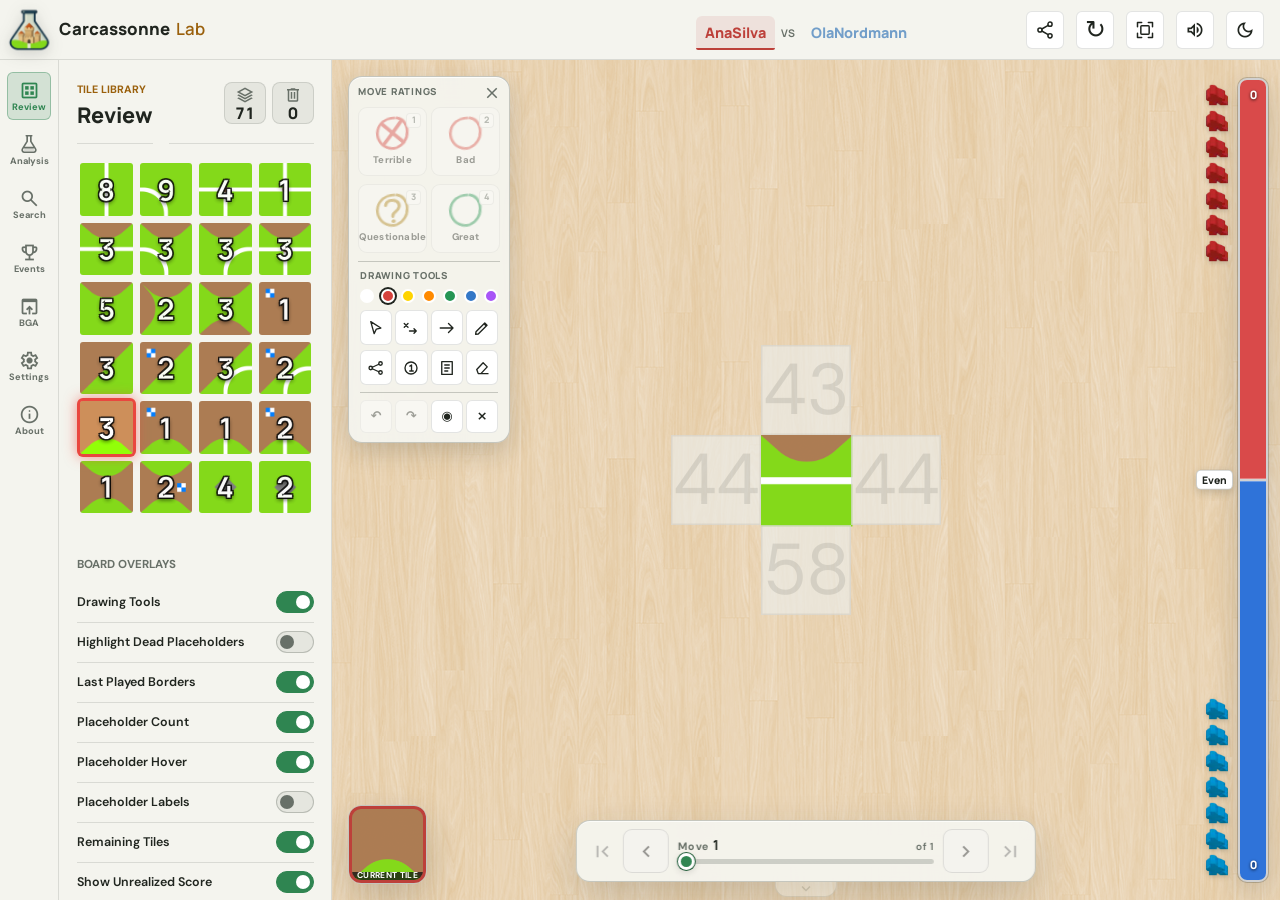
<file: index.html>
<!doctype html>
<html lang="en">
  <head>
    <meta charset="UTF-8" />
    <meta
      name="viewport"
      content="width=device-width, initial-scale=1.0, viewport-fit=cover"
    />
    <meta
      name="description"
      content="Build, review, and analyze Carcassonne games with Carcassonne Lab."
    />
    <link rel="canonical" href="https://www.carcassonnelab.com/" />
    <meta property="og:type" content="website" />
    <meta property="og:site_name" content="Carcassonne Lab" />
    <meta property="og:title" content="Carcassonne Lab" />
    <meta
      property="og:description"
      content="Build, review, and analyze Carcassonne games with Carcassonne Lab."
    />
    <meta property="og:url" content="https://www.carcassonnelab.com/" />
    <meta
      property="og:image"
      content="https://www.carcassonnelab.com/images/carcassonne-lab-preview-v2.jpg"
    />
    <meta property="og:image:type" content="image/jpeg" />
    <meta
      property="og:image:alt"
      content="Carcassonne Lab logo beside an analyzed landscape tile layout"
    />
    <meta property="og:image:width" content="1200" />
    <meta property="og:image:height" content="630" />
    <meta name="twitter:card" content="summary_large_image" />
    <meta name="twitter:title" content="Carcassonne Lab" />
    <meta
      name="twitter:description"
      content="Build, review, and analyze Carcassonne games with Carcassonne Lab."
    />
    <meta
      name="twitter:image"
      content="https://www.carcassonnelab.com/images/carcassonne-lab-preview-v2.jpg"
    />
    <meta
      name="twitter:image:alt"
      content="Carcassonne Lab logo beside an analyzed landscape tile layout"
    />
    <meta name="theme-color" content="#293541" />
    <meta name="mobile-web-app-capable" content="yes" />
    <meta name="apple-mobile-web-app-capable" content="yes" />
    <meta
      name="apple-mobile-web-app-status-bar-style"
      content="black-translucent"
    />
    <meta name="apple-mobile-web-app-title" content="Carcassonne" />
    <link rel="manifest" href="/assets/manifest-DzE7Fo3f.json" />
    <link rel="icon" type="image/png" href="/icons/favicon-32.png" />
    <link rel="apple-touch-icon" href="/icons/apple-touch-icon.png" />
    <title>Carcassonne Lab</title>
    <script type="module" crossorigin src="/assets/app-lcJVbVnA.js"></script>
    <link rel="stylesheet" crossorigin href="/assets/app-DCuB6b7Q.css">
  </head>
  <body>
    <div id="root"></div>
  </body>
</html>
</file>
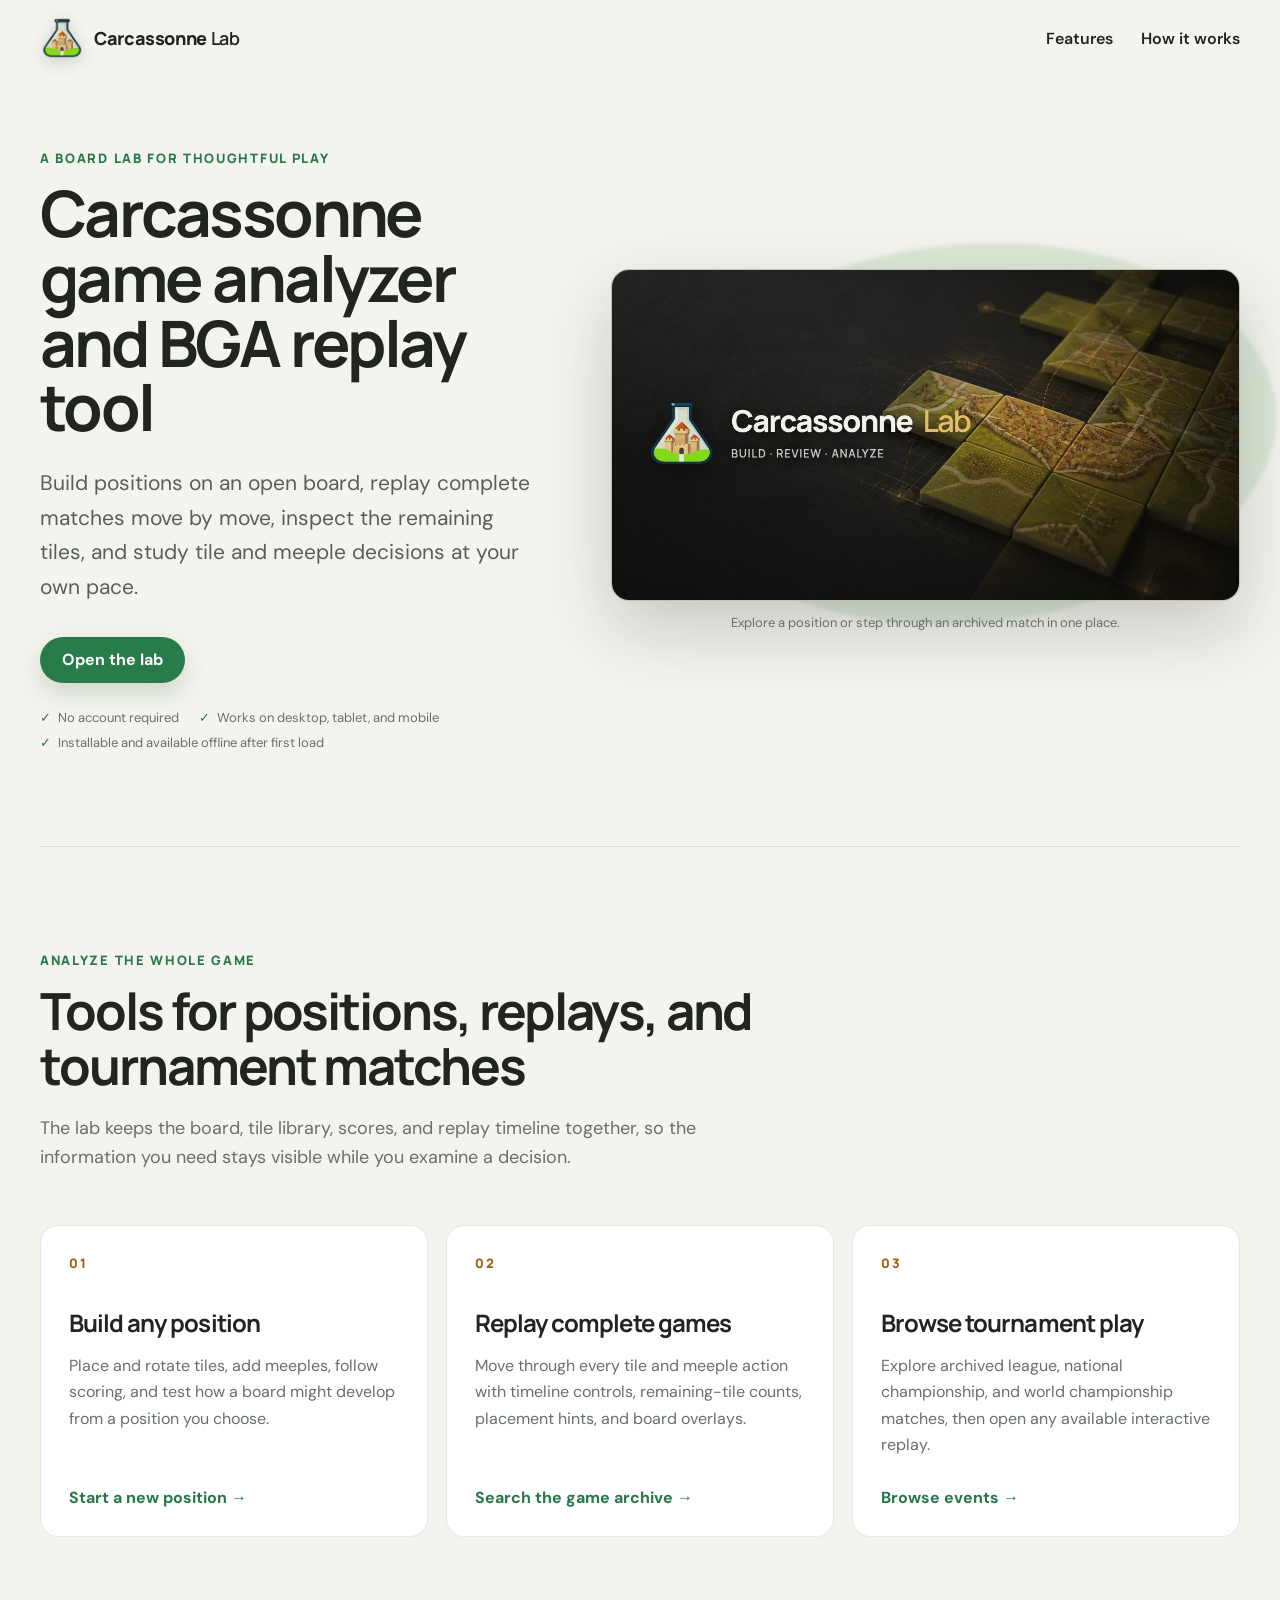
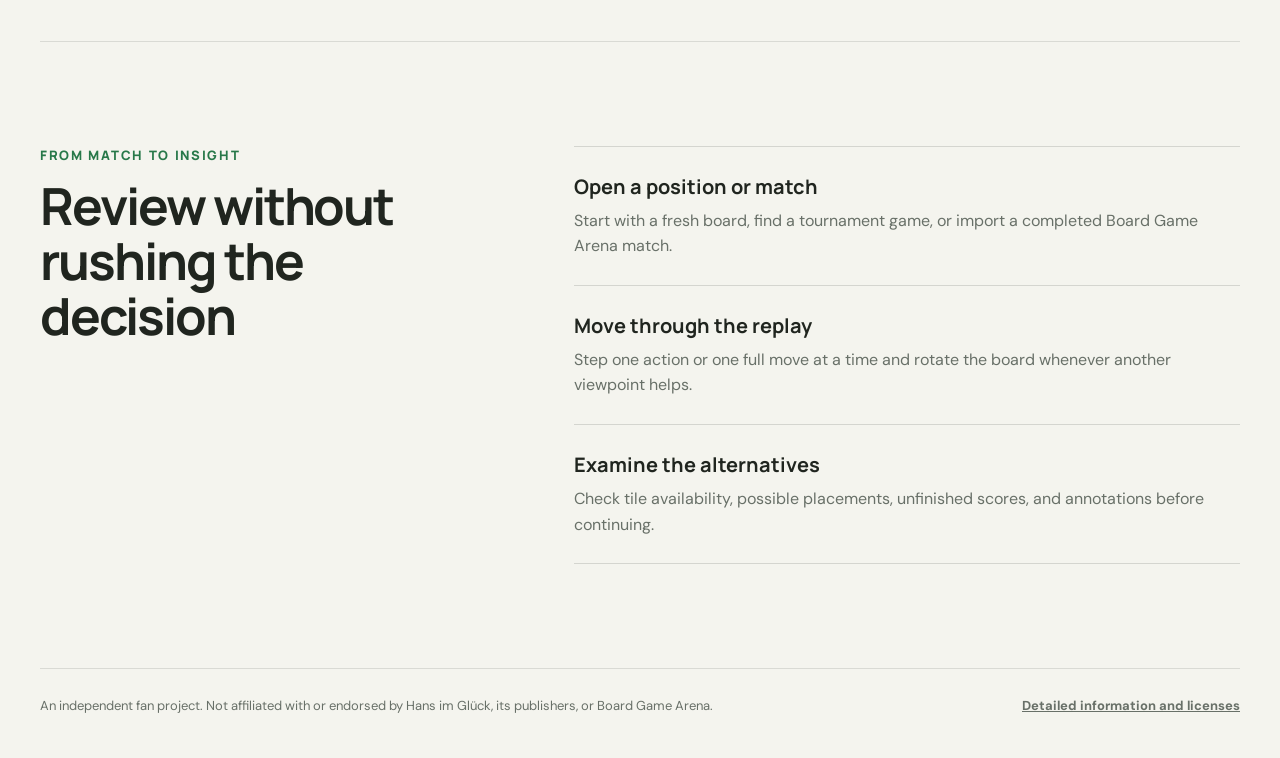
<file: about/index.html>
<!doctype html>
<html lang="en">
  <head>
    <meta charset="UTF-8" />
    <meta
      name="viewport"
      content="width=device-width, initial-scale=1.0, viewport-fit=cover"
    />
    <meta
      name="description"
      content="Build Carcassonne positions, replay Board Game Arena matches move by move, inspect remaining tiles, study placements, and browse tournament games."
    />
    <meta name="theme-color" content="#f4f4ee" />
    <link rel="icon" type="image/png" href="/icons/favicon-32.png" />
    <link rel="apple-touch-icon" href="/icons/apple-touch-icon.png" />
    <link rel="canonical" href="https://www.carcassonnelab.com/about/" />
    <meta property="og:type" content="website" />
    <meta property="og:site_name" content="Carcassonne Lab" />
    <meta
      property="og:title"
      content="Carcassonne Game Analyzer &amp; BGA Replay Tool"
    />
    <meta
      property="og:description"
      content="Build Carcassonne positions, replay matches, and study tournament games."
    />
    <meta property="og:url" content="https://www.carcassonnelab.com/about/" />
    <meta
      property="og:image"
      content="https://www.carcassonnelab.com/images/carcassonne-lab-preview-v2.jpg"
    />
    <meta property="og:image:type" content="image/jpeg" />
    <meta
      property="og:image:alt"
      content="Carcassonne Lab logo beside an analyzed landscape tile layout"
    />
    <meta property="og:image:width" content="1200" />
    <meta property="og:image:height" content="630" />
    <meta name="twitter:card" content="summary_large_image" />
    <meta
      name="twitter:title"
      content="Carcassonne Game Analyzer &amp; BGA Replay Tool"
    />
    <meta
      name="twitter:description"
      content="Build Carcassonne positions, replay matches, and study tournament games."
    />
    <meta
      name="twitter:image"
      content="https://www.carcassonnelab.com/images/carcassonne-lab-preview-v2.jpg"
    />
    <meta
      name="twitter:image:alt"
      content="Carcassonne Lab logo beside an analyzed landscape tile layout"
    />
    <script type="application/ld+json">
      {
        "@context": "https://schema.org",
        "@type": "SoftwareApplication",
        "name": "Carcassonne Lab",
        "description": "A Carcassonne game analyzer and Board Game Arena replay tool.",
        "applicationCategory": "GameApplication",
        "operatingSystem": "Web",
        "url": "/"
      }
    </script>
    <title>Carcassonne Game Analyzer & BGA Replay Tool | Carcassonne Lab</title>
    <link rel="stylesheet" crossorigin href="/assets/landing-BoRZw7LI.css">
  </head>
  <body>
    <header class="site-header">
      <a class="site-brand" href="/" aria-label="Open Carcassonne Lab">
        <img src="/icons/icon-192.png" alt="" width="44" height="44" />
        <span><strong>Carcassonne</strong> Lab</span>
      </a>
      <nav aria-label="About page navigation">
        <a href="#features">Features</a>
        <a href="#how-it-works">How it works</a>
      </nav>
    </header>

    <main>
      <section class="hero" aria-labelledby="hero-title">
        <div class="hero-copy">
          <p class="eyebrow">A board lab for thoughtful play</p>
          <h1 id="hero-title">Carcassonne game analyzer and BGA replay tool</h1>
          <p class="hero-intro">
            Build positions on an open board, replay complete matches move by
            move, inspect the remaining tiles, and study tile and meeple
            decisions at your own pace.
          </p>
          <div class="hero-actions">
            <a class="primary-action" href="/">Open the lab</a>
          </div>
          <ul class="hero-notes" aria-label="Product highlights">
            <li>No account required</li>
            <li>Works on desktop, tablet, and mobile</li>
            <li>Installable and available offline after first load</li>
          </ul>
        </div>
        <figure class="workspace-preview">
          <img
            src="/images/carcassonne-lab-preview-v2.jpg"
            alt="Carcassonne Lab logo beside an analyzed landscape tile layout"
            width="1200"
            height="630"
            fetchpriority="high"
          />
          <figcaption>
            Explore a position or step through an archived match in one place.
          </figcaption>
        </figure>
      </section>

      <section class="section feature-section" id="features">
        <div class="section-heading">
          <p class="eyebrow">Analyze the whole game</p>
          <h2>Tools for positions, replays, and tournament matches</h2>
          <p>
            The lab keeps the board, tile library, scores, and replay timeline
            together, so the information you need stays visible while you
            examine a decision.
          </p>
        </div>
        <div class="feature-grid">
          <article>
            <span class="feature-number" aria-hidden="true">01</span>
            <h3>Build any position</h3>
            <p>
              Place and rotate tiles, add meeples, follow scoring, and test how
              a board might develop from a position you choose.
            </p>
            <a href="/">
              Start a new position <span aria-hidden="true">→</span>
            </a>
          </article>
          <article>
            <span class="feature-number" aria-hidden="true">02</span>
            <h3>Replay complete games</h3>
            <p>
              Move through every tile and meeple action with timeline controls,
              remaining-tile counts, placement hints, and board overlays.
            </p>
            <a href="/#/?panel=search">
              Search the game archive <span aria-hidden="true">→</span>
            </a>
          </article>
          <article>
            <span class="feature-number" aria-hidden="true">03</span>
            <h3>Browse tournament play</h3>
            <p>
              Explore archived league, national championship, and world
              championship matches, then open any available interactive replay.
            </p>
            <a href="/#/?panel=tournaments">
              Browse events <span aria-hidden="true">→</span>
            </a>
          </article>
        </div>
      </section>

      <section class="section workflow-section" id="how-it-works">
        <div class="section-heading">
          <p class="eyebrow">From match to insight</p>
          <h2>Review without rushing the decision</h2>
        </div>
        <ol class="workflow-list">
          <li>
            <strong>Open a position or match</strong>
            <span>
              Start with a fresh board, find a tournament game, or import a
              completed Board Game Arena match.
            </span>
          </li>
          <li>
            <strong>Move through the replay</strong>
            <span>
              Step one action or one full move at a time and rotate the board
              whenever another viewpoint helps.
            </span>
          </li>
          <li>
            <strong>Examine the alternatives</strong>
            <span>
              Check tile availability, possible placements, unfinished scores,
              and annotations before continuing.
            </span>
          </li>
        </ol>
      </section>
    </main>

    <footer class="site-footer">
      <span>
        An independent fan project. Not affiliated with or endorsed by Hans im
        Glück, its publishers, or Board Game Arena.
      </span>
      <a href="/#/?panel=about">Detailed information and licenses</a>
    </footer>
  </body>
</html>
</file>
<file: assets/app-DCuB6b7Q.css>
@font-face{font-family:DM Sans;font-style:normal;font-weight:400 700;font-display:swap;src:url(/assets/dm-sans-latin-ext-BOFOeGcA.woff2)format("woff2");unicode-range:U+100-2BA,U+2BD-2C5,U+2C7-2CC,U+2CE-2D7,U+2DD-2FF,U+304,U+308,U+329,U+1D00-1DBF,U+1E00-1E9F,U+1EF2-1EFF,U+2020,U+20A0-20AB,U+20AD-20C0,U+2113,U+2C60-2C7F,U+A720-A7FF}@font-face{font-family:DM Sans;font-style:normal;font-weight:400 700;font-display:swap;src:url(/assets/dm-sans-latin-Xz1IZZA0.woff2)format("woff2");unicode-range:U+??,U+131,U+152-153,U+2BB-2BC,U+2C6,U+2DA,U+2DC,U+304,U+308,U+329,U+2000-206F,U+20AC,U+2122,U+2191,U+2193,U+2212,U+2215,U+FEFF,U+FFFD}@font-face{font-family:Manrope;font-style:normal;font-weight:600 800;font-display:swap;src:url([data-uri])format("woff2");unicode-range:U+460-52F,U+1C80-1C8A,U+20B4,U+2DE0-2DFF,U+A640-A69F,U+FE2E-FE2F}@font-face{font-family:Manrope;font-style:normal;font-weight:600 800;font-display:swap;src:url(/assets/manrope-cyrillic-Dvxsihut.woff2)format("woff2");unicode-range:U+301,U+400-45F,U+490-491,U+4B0-4B1,U+2116}@font-face{font-family:Manrope;font-style:normal;font-weight:600 800;font-display:swap;src:url(/assets/manrope-greek-DL7QRZyv.woff2)format("woff2");unicode-range:U+370-377,U+37A-37F,U+384-38A,U+38C,U+38E-3A1,U+3A3-3FF}@font-face{font-family:Manrope;font-style:normal;font-weight:600 800;font-display:swap;src:url(/assets/manrope-vietnamese-usUDDRr7.woff2)format("woff2");unicode-range:U+102-103,U+110-111,U+128-129,U+168-169,U+1A0-1A1,U+1AF-1B0,U+300-301,U+303-304,U+308-309,U+323,U+329,U+1EA0-1EF9,U+20AB}@font-face{font-family:Manrope;font-style:normal;font-weight:600 800;font-display:swap;src:url(/assets/manrope-latin-ext-Ch3YOpNY.woff2)format("woff2");unicode-range:U+100-2BA,U+2BD-2C5,U+2C7-2CC,U+2CE-2D7,U+2DD-2FF,U+304,U+308,U+329,U+1D00-1DBF,U+1E00-1E9F,U+1EF2-1EFF,U+2020,U+20A0-20AB,U+20AD-20C0,U+2113,U+2C60-2C7F,U+A720-A7FF}@font-face{font-family:Manrope;font-style:normal;font-weight:600 800;font-display:swap;src:url(/assets/manrope-latin-DHIcAJRg.woff2)format("woff2");unicode-range:U+??,U+131,U+152-153,U+2BB-2BC,U+2C6,U+2DA,U+2DC,U+304,U+308,U+329,U+2000-206F,U+20AC,U+2122,U+2191,U+2193,U+2212,U+2215,U+FEFF,U+FFFD}@font-face{font-family:Material Symbols Outlined;font-style:normal;font-weight:400;font-display:block;src:url(/assets/material-symbols-outlined-CeOSsXN5.woff2)format("woff2")}.material-symbols-outlined{font-feature-settings:"liga";letter-spacing:normal;text-transform:none;white-space:nowrap;word-wrap:normal;-webkit-font-feature-settings:"liga";-webkit-font-smoothing:antialiased;direction:ltr;font-family:Material Symbols Outlined;font-size:24px;font-style:normal;font-weight:400;line-height:1;display:inline-block}:root{font-synthesis:none;text-rendering:optimizelegibility;font-family:DM Sans,sans-serif}*{box-sizing:border-box}html,body,#root{width:100%;height:100%}body{margin:0;overflow:hidden}button,input,select{font:inherit}button:focus-visible,a:focus-visible,input:focus-visible,select:focus-visible{outline:2px solid var(--focus-ring);outline-offset:2px}::selection{background:var(--selection-bg);color:var(--selection-text)}.meeple.blue,.meeple-preview.blue,.player.blue,.score-balance-meeples.blue{--meeple-traditional-image:url(/assets/blue-B0Dyhmp3.png);--meeple-traditional-farmer-image:url(/assets/blue-farmer-C5uFuI2c.png);--meeple-traditional-outlined-image:url(/assets/blue-AFXRLnQh.png);--meeple-traditional-outlined-farmer-image:url(/assets/blue-farmer-CzfThVQG.png)}.meeple.green,.meeple-preview.green,.player.green,.score-balance-meeples.green{--meeple-traditional-image:url(/assets/green-GmuPf2Hk.png);--meeple-traditional-farmer-image:url(/assets/green-farmer-OK5-aJ79.png);--meeple-traditional-outlined-image:url(/assets/green-83JFsTrV.png);--meeple-traditional-outlined-farmer-image:url(/assets/green-farmer-CWHbVeFD.png)}.meeple.black,.meeple-preview.black,.player.black,.score-balance-meeples.black{--meeple-traditional-image:url(/assets/black-DXtLqhAO.png);--meeple-traditional-farmer-image:url(/assets/black-farmer-X0-6SjDV.png);--meeple-traditional-outlined-image:url(/assets/black-BQzUrISt.png);--meeple-traditional-outlined-farmer-image:url(/assets/black-farmer-DhsyBoBB.png)}.meeple.red,.meeple-preview.red,.player.red,.score-balance-meeples.red{--meeple-traditional-image:url(/assets/red-B9mz31M5.png);--meeple-traditional-farmer-image:url(/assets/red-farmer-BNq4WFja.png);--meeple-traditional-outlined-image:url(/assets/red-BuGBie8f.png);--meeple-traditional-outlined-farmer-image:url(/assets/red-farmer-Ck_MVB_z.png)}.meeple.yellow,.meeple-preview.yellow,.player.yellow,.score-balance-meeples.yellow{--meeple-traditional-image:url(/assets/yellow-B5x6m-Hs.png);--meeple-traditional-farmer-image:url(/assets/yellow-farmer-DfathmC8.png);--meeple-traditional-outlined-image:url(/assets/yellow-CVIGR-OU.png);--meeple-traditional-outlined-farmer-image:url(/assets/yellow-farmer-CweHLCXw.png)}html[data-theme=dark]{--main-bg-color:#191b1a;--main-text-color:#f2f1eb;--main-link-color:#9ccfaa;--main-button-color:#79b78c;--main-hover-color:#e5bd68;--important-text-color:#e5bd68;--error-color:#ef7c73;--ok-color:#79b78c;--secondary-bg-color:#232624;--panel-bg:#202321;--elevated-bg:#2b2f2c;--subtle-bg:#303531;--border-color:#ffffff1a;--strong-border:#ffffff2b;--muted-text:#a5aaa4;--shadow-color:#0000006b;--focus-ring:#e5bd68;--selection-bg:#79b78c;--selection-text:#101512;--black-player-color:#b9b9b9;--blue-player-color:#71a7e8;--green-player-color:#77c68b;--red-player-color:#ef7771;--yellow-player-color:#e8c75f;--placeholder-color:#1d201eb8}html[data-theme=light]{--main-bg-color:#ecece6;--main-text-color:#20251f;--main-link-color:#277849;--main-button-color:#2f8551;--main-hover-color:#a66d16;--important-text-color:#9a600c;--error-color:#bf413a;--ok-color:#27834a;--secondary-bg-color:#f7f7f2;--panel-bg:#f4f4ee;--elevated-bg:#fff;--subtle-bg:#e5e6df;--border-color:#1d261e1f;--strong-border:#1d261e38;--muted-text:#687068;--shadow-color:#252c262e;--focus-ring:#287c49;--selection-bg:#2f8551;--selection-text:#fff;--black-player-color:#343936;--blue-player-color:#236bb4;--green-player-color:#247942;--red-player-color:#bd403a;--yellow-player-color:#9a6c00;--placeholder-color:#ecece6b8}body{background:var(--main-bg-color);color:var(--main-text-color)}#root{min-height:100dvh;display:block}.app-shell{--desktop-header-leading-width:var(--desktop-sidebar-width);--desktop-sidebar-width:58px;--mobile-top-bar-height:50px;grid-template-rows:60px minmax(0,1fr);width:100%;height:100dvh;display:grid;overflow:hidden}.app-shell:has(.review_panel.is-open){--desktop-sidebar-width:332px}.app-shell:has(.review_panel.is-open.is-wide){--desktop-sidebar-width:clamp(480px, 42vw, 760px)}.app-header{--header-player-clearance:254px;background:var(--panel-bg);border-bottom:1px solid var(--border-color);grid-template-columns:var(--desktop-header-leading-width) minmax(0, 1fr) auto;z-index:20;align-items:center;gap:14px;padding:6px 16px;display:grid;position:relative}.app-brand{color:var(--main-text-color);grid-area:1/1;align-items:center;gap:10px;min-width:0;text-decoration:none;display:flex}.app-header>.players_panel--header{bottom:6px;left:var(--desktop-sidebar-width);padding:0;padding-inline:min(var(--header-player-clearance), max(0px, calc((100% - var(--desktop-sidebar-width) - 160px) / 2)));grid-area:1/1/auto/-1;width:auto;position:absolute;top:6px;right:0}.app-brand img{filter:drop-shadow(0 3px 7px var(--shadow-color));object-fit:contain;width:40px;height:40px;transform:scale(1.15)}.app-brand div{line-height:1;display:flex}.app-brand strong,.app-brand span{letter-spacing:0;font-family:Manrope,sans-serif;font-size:1.05rem}.app-brand strong{font-weight:800}.app-brand span{color:var(--important-text-color);margin-left:.35rem;font-weight:600}.app-header-actions{z-index:1;grid-area:1/3;justify-self:end;align-items:center;gap:12px;display:flex;position:relative}.icon-button{background:var(--elevated-bg);border:1px solid var(--border-color);color:var(--main-text-color);justify-content:center;align-items:center;width:38px;height:38px;padding:0;display:inline-flex}.icon-button .material-symbols-outlined{font-size:20px}.auto-fit-control[aria-pressed=true]{background:color-mix(in srgb, var(--main-link-color) 16%, var(--panel-bg));border-color:var(--main-link-color);color:var(--main-link-color)}.icon-button .share-game-icon,.icon-button .auto-fit-icon{width:20px;height:20px}.icon-button .board-rotate-icon{font-family:sans-serif;font-size:25px;line-height:1}.app-workspace{min-width:0;min-height:0;display:flex;overflow:hidden}a{color:var(--main-link-color);text-decoration:none}a:hover{color:var(--main-hover-color)}h1{color:var(--main-text-color);letter-spacing:0;margin:0;font-family:Manrope,sans-serif;font-size:1.35rem;font-weight:800}h2{color:var(--muted-text);letter-spacing:0;text-transform:uppercase;margin:1.35rem 0 .7rem;font-size:.72rem;font-weight:700}button{background:var(--elevated-bg);border:1px solid var(--border-color);color:var(--main-text-color);cursor:pointer;text-align:center;border-radius:6px;transition:background-color .16s,border-color .16s,color .16s,transform .16s}button:hover{background:var(--subtle-bg);border-color:var(--strong-border)}button span{cursor:pointer}input+label:hover{color:var(--main-hover-color)}.selectable:hover{box-shadow:0 0 0 2px var(--main-hover-color);filter:brightness(1.08);transform:translateY(-2px)}.selected{filter:brightness(1.08);box-shadow:0 0 0 3px var(--main-button-color)!important;transform:none!important}@media (width<=768px),(width<=900px) and (orientation:portrait) and (pointer:coarse){.app-shell{grid-template-rows:minmax(0,1fr)}.app-workspace{touch-action:pan-y}.app-header{display:none}}@media (width>=769px) and (width<=1200px) and (orientation:landscape),(width>=769px) and (width<=1200px) and (pointer:fine),(width>=901px) and (width<=1200px){.app-shell{--desktop-header-leading-width:max(230px, var(--desktop-sidebar-width));--desktop-sidebar-width:52px;grid-template-rows:43px minmax(0,1fr)}.app-shell:has(.review_panel.is-open){--desktop-sidebar-width:269px}.app-shell:has(.review_panel.is-open.is-wide){--desktop-sidebar-width:clamp(389px, 34vw, 616px)}.app-header{--header-player-clearance:192px;grid-template-columns:var(--desktop-header-leading-width) minmax(0, 1fr) auto;gap:8px;padding:3px 10px}.app-header>.players_panel--header{top:3px;bottom:3px}.app-brand img{width:30px;height:30px}.app-brand strong,.app-brand span{font-size:.95rem}.app-header-actions{gap:8px}.icon-button{width:30px;height:30px}.icon-button .material-symbols-outlined{font-size:18px}.icon-button .share-game-icon,.icon-button .auto-fit-icon{width:18px;height:18px}.icon-button .board-rotate-icon{font-size:22px}.app-header:has(.players_panel--crowded){grid-template-columns:var(--desktop-header-leading-width) minmax(0, 1fr) 182px;gap:8px}.app-header:has(.players_panel--crowded) .app-header-actions{grid-column:3}}@media (width>=1201px){.app-shell:has(.review_panel.is-open.is-wide.is-catalog-wide){--desktop-sidebar-width:clamp(480px, calc(42vw - 100px), 660px)}.app-shell{--desktop-header-leading-width:max(240px, var(--desktop-sidebar-width))}.app-brand{transform:translate(-7px)}}@media (width>=1800px){.app-shell:has(.review_panel.is-open){--desktop-sidebar-width:376px}}.tile.c2{background-position:50%;background-repeat:no-repeat;background-size:100% 100%}.tile.c1{background-image:var(--c1-tile-image);background-repeat:no-repeat;background-size:100% 100%}.tile.c1.tile1{--c1-tile-image:url(/assets/type_01-Dp9y0Itl.webp)}.tile.c1.tile2,.tile.c1.tile3{--c1-tile-image:url(/assets/type_02-B1ZKg2-l.webp)}.tile.c1.tile4,.tile.c1.tile5,.tile.c1.tile6{--c1-tile-image:url(/assets/type_03-KEB8t5Qd.webp)}.tile.c1.tile7,.tile.c1.tile8{--c1-tile-image:url(/assets/type_04-BNVKMd5Q.webp)}.tile.c1.tile9,.tile.c1.tile10,.tile.c1.tile11{--c1-tile-image:url(/assets/type_05-MQIiUp2O.webp)}.tile.c1.tile12,.tile.c1.tile13{--c1-tile-image:url(/assets/type_06-jFcX6cjq.webp)}.tile.c1.tile14{--c1-tile-image:url(/assets/type_07-3uFf2DQ6.webp)}.tile.c1.tile15,.tile.c1.tile16{--c1-tile-image:url(/assets/type_08-DN2zKF3b.webp)}.tile.c1.tile17,.tile.c1.tile18{--c1-tile-image:url(/assets/type_09-NDyfBHcY.webp)}.tile.c1.tile19,.tile.c1.tile20,.tile.c1.tile21{--c1-tile-image:url(/assets/type_10-DxEjG0i8.webp)}.tile.c1.tile22,.tile.c1.tile23,.tile.c1.tile24,.tile.c1.tile25,.tile.c1.tile26{--c1-tile-image:url(/assets/type_11-BKnQdMB_.webp)}.tile.c1.tile27,.tile.c1.tile28,.tile.c1.tile29{--c1-tile-image:url(/assets/type_12--rO507nd.webp)}.tile.c1.tile30,.tile.c1.tile31,.tile.c1.tile32{--c1-tile-image:url(/assets/type_13-B1yVnC8-.webp)}.tile.c1.tile33,.tile.c1.tile34,.tile.c1.tile35{--c1-tile-image:url(/assets/type_14-B7N0NUU_.webp)}.tile.c1.tile36,.tile.c1.tile37,.tile.c1.tile38,.tile.c1.tile39{--c1-tile-image:url(/assets/type_15-C7-U_qcB.webp)}.tile.c1.tile40,.tile.c1.tile41,.tile.c1.tile42,.tile.c1.tile43,.tile.c1.tile44,.tile.c1.tile45,.tile.c1.tile46,.tile.c1.tile47{--c1-tile-image:url(/assets/type_16-tUCpoZ99.webp)}.tile.c1.tile48,.tile.c1.tile49,.tile.c1.tile50,.tile.c1.tile51,.tile.c1.tile52,.tile.c1.tile53,.tile.c1.tile54,.tile.c1.tile55,.tile.c1.tile56{--c1-tile-image:url(/assets/type_17-Ch3Tg8cp.webp)}.tile.c1.tile57,.tile.c1.tile58,.tile.c1.tile59,.tile.c1.tile60{--c1-tile-image:url(/assets/type_18-BxRUeNFT.webp)}.tile.c1.tile61{--c1-tile-image:url(/assets/type_19-C9j8EBGe.webp)}.tile.c1.tile62,.tile.c1.tile63,.tile.c1.tile64,.tile.c1.tile65{--c1-tile-image:url(/assets/type_20-C7eahA7u.webp)}.tile.c1.tile66,.tile.c1.tile67{--c1-tile-image:url(/assets/type_21-CDQsF0wl.webp)}.tile.c1.tile68{--c1-tile-image:url(/assets/type_22-sy720su6.webp)}.tile.c1.tile69,.tile.c1.tile70,.tile.c1.tile71{--c1-tile-image:url(/assets/type_23-DWcJYdZI.webp)}.tile.c1.tile72{--c1-tile-image:url(/assets/type_24-mFnmloKN.webp)}.tile.abstractsonne{background-image:var(--abstractsonne-tile-image);background-repeat:no-repeat;background-size:100% 100%}.tile.abstractsonneunsaturated:not(.floating-tile){position:relative}.tile.abstractsonneunsaturated:before{background-image:var(--abstractsonne-tile-image);border-radius:inherit;content:"";filter:saturate(60%)brightness(1.08);pointer-events:none;background-repeat:no-repeat;background-size:100% 100%;position:absolute;inset:0}.tile.abstractsonnegrey:not(.floating-tile){position:relative}.tile.abstractsonnegrey:before{background-image:var(--abstractsonne-tile-image);border-radius:inherit;content:"";filter:grayscale()contrast(142%);pointer-events:none;background-repeat:no-repeat;background-size:100% 100%;position:absolute;inset:0}.tile:is(.abstractsonne,.abstractsonneunsaturated,.abstractsonnegrey).tile1{--abstractsonne-tile-image:url(/assets/type_01-DwtQm4me.webp)}.tile:is(.abstractsonne,.abstractsonneunsaturated,.abstractsonnegrey).tile2,.tile:is(.abstractsonne,.abstractsonneunsaturated,.abstractsonnegrey).tile3{--abstractsonne-tile-image:url(/assets/type_02-cG9GOjdE.webp)}.tile:is(.abstractsonne,.abstractsonneunsaturated,.abstractsonnegrey).tile4,.tile:is(.abstractsonne,.abstractsonneunsaturated,.abstractsonnegrey).tile5,.tile:is(.abstractsonne,.abstractsonneunsaturated,.abstractsonnegrey).tile6{--abstractsonne-tile-image:url(/assets/type_03-ByhbabH7.webp)}.tile:is(.abstractsonne,.abstractsonneunsaturated,.abstractsonnegrey).tile7,.tile:is(.abstractsonne,.abstractsonneunsaturated,.abstractsonnegrey).tile8{--abstractsonne-tile-image:url(/assets/type_04-D5YFjEiL.webp)}.tile:is(.abstractsonne,.abstractsonneunsaturated,.abstractsonnegrey).tile9,.tile:is(.abstractsonne,.abstractsonneunsaturated,.abstractsonnegrey).tile10,.tile:is(.abstractsonne,.abstractsonneunsaturated,.abstractsonnegrey).tile11{--abstractsonne-tile-image:url(/assets/type_05-BscQXkee.webp)}.tile:is(.abstractsonne,.abstractsonneunsaturated,.abstractsonnegrey).tile12,.tile:is(.abstractsonne,.abstractsonneunsaturated,.abstractsonnegrey).tile13{--abstractsonne-tile-image:url(/assets/type_06-UAlKqt-6.webp)}.tile:is(.abstractsonne,.abstractsonneunsaturated,.abstractsonnegrey).tile14{--abstractsonne-tile-image:url(/assets/type_07-K71GMnT1.webp)}.tile:is(.abstractsonne,.abstractsonneunsaturated,.abstractsonnegrey).tile15,.tile:is(.abstractsonne,.abstractsonneunsaturated,.abstractsonnegrey).tile16{--abstractsonne-tile-image:url(/assets/type_08-D3c7VStm.webp)}.tile:is(.abstractsonne,.abstractsonneunsaturated,.abstractsonnegrey).tile17,.tile:is(.abstractsonne,.abstractsonneunsaturated,.abstractsonnegrey).tile18{--abstractsonne-tile-image:url(/assets/type_09-DQysQx7P.webp)}.tile:is(.abstractsonne,.abstractsonneunsaturated,.abstractsonnegrey).tile19,.tile:is(.abstractsonne,.abstractsonneunsaturated,.abstractsonnegrey).tile20,.tile:is(.abstractsonne,.abstractsonneunsaturated,.abstractsonnegrey).tile21{--abstractsonne-tile-image:url(/assets/type_10-rp7DTRve.webp)}.tile:is(.abstractsonne,.abstractsonneunsaturated,.abstractsonnegrey).tile22,.tile:is(.abstractsonne,.abstractsonneunsaturated,.abstractsonnegrey).tile23,.tile:is(.abstractsonne,.abstractsonneunsaturated,.abstractsonnegrey).tile24,.tile:is(.abstractsonne,.abstractsonneunsaturated,.abstractsonnegrey).tile25,.tile:is(.abstractsonne,.abstractsonneunsaturated,.abstractsonnegrey).tile26{--abstractsonne-tile-image:url([data-uri])}.tile:is(.abstractsonne,.abstractsonneunsaturated,.abstractsonnegrey).tile27,.tile:is(.abstractsonne,.abstractsonneunsaturated,.abstractsonnegrey).tile28,.tile:is(.abstractsonne,.abstractsonneunsaturated,.abstractsonnegrey).tile29{--abstractsonne-tile-image:url(/assets/type_12-Coz90hlo.webp)}.tile:is(.abstractsonne,.abstractsonneunsaturated,.abstractsonnegrey).tile30,.tile:is(.abstractsonne,.abstractsonneunsaturated,.abstractsonnegrey).tile31,.tile:is(.abstractsonne,.abstractsonneunsaturated,.abstractsonnegrey).tile32{--abstractsonne-tile-image:url(/assets/type_13-BOEarY0_.webp)}.tile:is(.abstractsonne,.abstractsonneunsaturated,.abstractsonnegrey).tile33,.tile:is(.abstractsonne,.abstractsonneunsaturated,.abstractsonnegrey).tile34,.tile:is(.abstractsonne,.abstractsonneunsaturated,.abstractsonnegrey).tile35{--abstractsonne-tile-image:url(/assets/type_14-DqW-ruQ7.webp)}.tile:is(.abstractsonne,.abstractsonneunsaturated,.abstractsonnegrey).tile36,.tile:is(.abstractsonne,.abstractsonneunsaturated,.abstractsonnegrey).tile37,.tile:is(.abstractsonne,.abstractsonneunsaturated,.abstractsonnegrey).tile38,.tile:is(.abstractsonne,.abstractsonneunsaturated,.abstractsonnegrey).tile39{--abstractsonne-tile-image:url(/assets/type_15-BF6HjTrL.webp)}.tile:is(.abstractsonne,.abstractsonneunsaturated,.abstractsonnegrey).tile40,.tile:is(.abstractsonne,.abstractsonneunsaturated,.abstractsonnegrey).tile41,.tile:is(.abstractsonne,.abstractsonneunsaturated,.abstractsonnegrey).tile42,.tile:is(.abstractsonne,.abstractsonneunsaturated,.abstractsonnegrey).tile43,.tile:is(.abstractsonne,.abstractsonneunsaturated,.abstractsonnegrey).tile44,.tile:is(.abstractsonne,.abstractsonneunsaturated,.abstractsonnegrey).tile45,.tile:is(.abstractsonne,.abstractsonneunsaturated,.abstractsonnegrey).tile46,.tile:is(.abstractsonne,.abstractsonneunsaturated,.abstractsonnegrey).tile47{--abstractsonne-tile-image:url([data-uri])}.tile:is(.abstractsonne,.abstractsonneunsaturated,.abstractsonnegrey).tile48,.tile:is(.abstractsonne,.abstractsonneunsaturated,.abstractsonnegrey).tile49,.tile:is(.abstractsonne,.abstractsonneunsaturated,.abstractsonnegrey).tile50,.tile:is(.abstractsonne,.abstractsonneunsaturated,.abstractsonnegrey).tile51,.tile:is(.abstractsonne,.abstractsonneunsaturated,.abstractsonnegrey).tile52,.tile:is(.abstractsonne,.abstractsonneunsaturated,.abstractsonnegrey).tile53,.tile:is(.abstractsonne,.abstractsonneunsaturated,.abstractsonnegrey).tile54,.tile:is(.abstractsonne,.abstractsonneunsaturated,.abstractsonnegrey).tile55,.tile:is(.abstractsonne,.abstractsonneunsaturated,.abstractsonnegrey).tile56{--abstractsonne-tile-image:url([data-uri])}.tile:is(.abstractsonne,.abstractsonneunsaturated,.abstractsonnegrey).tile57,.tile:is(.abstractsonne,.abstractsonneunsaturated,.abstractsonnegrey).tile58,.tile:is(.abstractsonne,.abstractsonneunsaturated,.abstractsonnegrey).tile59,.tile:is(.abstractsonne,.abstractsonneunsaturated,.abstractsonnegrey).tile60{--abstractsonne-tile-image:url([data-uri])}.tile:is(.abstractsonne,.abstractsonneunsaturated,.abstractsonnegrey).tile61{--abstractsonne-tile-image:url([data-uri])}.tile:is(.abstractsonne,.abstractsonneunsaturated,.abstractsonnegrey).tile62,.tile:is(.abstractsonne,.abstractsonneunsaturated,.abstractsonnegrey).tile63,.tile:is(.abstractsonne,.abstractsonneunsaturated,.abstractsonnegrey).tile64,.tile:is(.abstractsonne,.abstractsonneunsaturated,.abstractsonnegrey).tile65{--abstractsonne-tile-image:url([data-uri])}.tile:is(.abstractsonne,.abstractsonneunsaturated,.abstractsonnegrey).tile66,.tile:is(.abstractsonne,.abstractsonneunsaturated,.abstractsonnegrey).tile67{--abstractsonne-tile-image:url([data-uri])}.tile:is(.abstractsonne,.abstractsonneunsaturated,.abstractsonnegrey).tile68{--abstractsonne-tile-image:url(/assets/type_22-CwQAFUiy.webp)}.tile:is(.abstractsonne,.abstractsonneunsaturated,.abstractsonnegrey).tile69,.tile:is(.abstractsonne,.abstractsonneunsaturated,.abstractsonnegrey).tile70,.tile:is(.abstractsonne,.abstractsonneunsaturated,.abstractsonnegrey).tile71{--abstractsonne-tile-image:url(/assets/type_23-DdRKJL4Y.webp)}.tile:is(.abstractsonne,.abstractsonneunsaturated,.abstractsonnegrey).tile72{--abstractsonne-tile-image:url(/assets/type_24-BjnNZj_Z.webp)}.review_panel{background:var(--panel-bg);border-right:1px solid var(--border-color);z-index:10;flex:0 0 58px;min-height:0;transition:flex-basis .22s;display:flex;position:relative;overflow:hidden}.review_panel.is-open{flex-basis:332px}.review_panel.is-open.is-wide{flex-basis:clamp(480px,42vw,760px)}@media (width>=1201px){.review_panel.is-open.is-wide.is-catalog-wide{flex-basis:clamp(480px,42vw - 100px,660px)}}.review_panel .menu{border-right:1px solid var(--border-color);text-align:center;flex-direction:column;flex:0 0 58px;align-items:center;gap:6px;padding:12px 7px;display:flex}.review_panel .menu button{color:var(--muted-text);background:0 0;border:1px solid #0000;flex-direction:column;flex:0 0 48px;justify-content:center;align-items:center;gap:2px;width:44px;padding:2px;display:flex}.review_panel .menu button:hover{background:var(--subtle-bg);color:var(--main-text-color)}.review_panel .menu button.active{background:color-mix(in srgb, var(--main-button-color) 16%, transparent);border-color:color-mix(in srgb, var(--main-button-color) 38%, transparent);color:var(--main-button-color)}.review_panel .menu button small{font-size:.58rem;font-weight:700;line-height:1}.review_panel .menu a{color:var(--main-text-color);text-decoration:none}.review_panel .menu a:hover{color:var(--important-text-color)}.review_panel .menu .material-symbols-outlined{font-size:21px}.analysis-flask-icon{flex:none;width:22px;height:22px;display:block}.review_panel .menu .mobile-menu-trigger{display:none}.review_panel .content{scrollbar-color:var(--strong-border) transparent;flex:0 0 273px;min-height:0;padding:22px 18px 32px;overflow:hidden auto}.review_panel.is-wide .content{flex:auto}.review_panel .content:empty{display:none}.catalog-panel-loading{color:var(--muted-text);justify-content:center;align-items:center;gap:.5rem;min-height:10rem;display:flex}.catalog-panel-spinner{border:2px solid color-mix(in srgb, currentColor 25%, transparent);border-top-color:currentColor;border-radius:50%;width:1rem;height:1rem;animation:.8s linear infinite catalog-panel-spin}@keyframes catalog-panel-spin{to{transform:rotate(1turn)}}@media (prefers-reduced-motion:reduce){.catalog-panel-spinner{animation:none}}.review_panel ol{grid-template-columns:repeat(4,1fr);gap:7px;margin:0;padding:3px;display:grid}.review_panel ol li{text-align:center}.review_panel form{margin-top:1.2rem}.review_panel .tile{aspect-ratio:1;cursor:default;border-radius:3px;width:100%;margin:0;list-style:none;transition:box-shadow .15s,filter .15s,transform .15s;display:block;position:relative}.review_panel .tile.notfit{filter:none}.review_panel .tile>.tile-library-art{aspect-ratio:auto;border-radius:inherit;pointer-events:none;width:auto;transition:filter .15s;position:absolute;inset:0}.review_panel .tile.notfit>.tile-library-art{filter:grayscale()}.review_panel .tile>.remaining-count{color:#fff;opacity:.95;pointer-events:none;text-shadow:-1px -1px #000c,1px -1px #000c,-1px 1px #000c,1px 1px #000c,0 2px 4px #000000a6;-webkit-text-stroke:1px #000000b8;justify-content:center;align-items:center;font-family:Manrope,sans-serif;font-size:1.85rem;font-weight:800;display:flex;position:absolute;inset:0}.review_panel .tile>.discarded-tile-marker{background:var(--error-color);border:1px solid color-mix(in srgb, var(--error-color) 65%, #000);color:#fff;z-index:2;border-radius:999px;justify-content:center;align-items:center;gap:1px;min-width:19px;height:19px;padding:0 3px;font-weight:800;display:inline-flex;position:absolute;bottom:3px;left:50%;transform:translate(-50%);box-shadow:0 1px 4px #0000008c}.tile-summary{border-bottom:1px solid var(--border-color);grid-column:2;grid-template-columns:repeat(2,42px);justify-content:end;align-self:stretch;gap:6px;margin-bottom:16px;padding-bottom:14px;display:grid}.tile-summary-item{aspect-ratio:1;background:var(--subtle-bg);border:1px solid var(--border-color);border-radius:8px;flex-direction:column;justify-content:center;align-items:center;gap:1px;width:42px;min-width:0;padding:2px;font-family:Manrope,sans-serif;display:flex}.tile-summary-item>.material-symbols-outlined{color:var(--muted-text);font-size:18px}.tile-summary-copy{flex-direction:column;align-items:center;min-width:0;display:flex}.tile-summary-copy strong{color:var(--main-text-color);font-variant-numeric:tabular-nums;font-size:1rem;font-weight:800;line-height:1}.tile-summary-copy small{color:var(--muted-text);letter-spacing:.03em;text-transform:uppercase;margin-top:3px;font-family:DM Sans,sans-serif;font-size:.54rem;font-weight:700;display:none}.discarded-summary.has-discards,.discarded-summary.has-discards>.material-symbols-outlined,.discarded-summary.has-discards strong,.discarded-summary.has-discards small{color:var(--error-color)}.review_panel .discarded-tile-marker .material-symbols-outlined{font-size:13px}.review_panel .discarded-tile-marker small{font-size:.62rem;line-height:1}.panel-heading{border-bottom:1px solid var(--border-color);margin-bottom:16px;padding-bottom:14px}.panel-heading>span{color:var(--important-text-color);text-transform:uppercase;margin-bottom:4px;font-size:.67rem;font-weight:700;display:block}.tiles-panel{grid-template-columns:auto minmax(0,1fr);column-gap:16px;display:grid}.tiles-panel .tile-library .selected{filter:brightness(1.16)saturate(1.12);z-index:1;box-shadow:inset 0 0 0 3px var(--selected-tile-border-color), 0 0 0 3px var(--selected-tile-border-color), 0 0 13px 3px color-mix(in srgb, var(--selected-tile-border-color) 58%, transparent)!important}.tiles-panel>.panel-heading{grid-column:1;align-self:stretch}.tiles-panel>.tile-library,.tiles-panel>.review-options{grid-column:1/-1}.review-options>div{border-bottom:1px solid var(--border-color);align-items:center;min-height:40px;display:flex;position:relative}.review-options input[type=checkbox]{appearance:none;background:var(--subtle-bg);border:1px solid var(--strong-border);cursor:pointer;border-radius:999px;order:2;width:38px;height:22px;margin:0 0 0 auto;transition:background .16s;position:relative}.review-options input[type=checkbox]:after{background:var(--muted-text);content:"";border-radius:50%;width:14px;height:14px;transition:all .16s;position:absolute;top:3px;left:3px}.review-options input[type=checkbox]:checked{background:var(--main-button-color);border-color:var(--main-button-color)}.review-options input[type=checkbox]:checked:after{background:#fff;transform:translate(16px)}.review-options label{cursor:pointer;padding-right:8px;font-size:.78rem;font-weight:600}@media (width>=1800px){.review_panel.is-open{flex-basis:376px}.review_panel .content{flex-basis:317px}.review_panel ol{grid-template-columns:repeat(4,1fr)}}.settings .selectable{border:1px solid var(--border-color);cursor:pointer;object-fit:cover;border-radius:4px;width:46px;height:46px;margin:0 7px 8px 0;transition:all .16s;display:inline-block}.settings .art-style-row{display:flex}.settings .tiles-abstractsonneunsaturated{filter:saturate(60%)brightness(1.08)}.settings .tiles-abstractsonneunsaturated:hover,.settings .tiles-abstractsonneunsaturated.selected{filter:saturate(60%)brightness(1.16)}.settings .tiles-abstractsonnegrey{filter:grayscale()contrast(142%)}.settings .tiles-abstractsonnegrey:hover,.settings .tiles-abstractsonnegrey.selected{filter:grayscale()contrast(142%)brightness(1.08)}.settings .background-none{border:var(--main-text-color) 1px dotted}.settings .meeple-style-select{background:var(--secondary-bg-color);cursor:pointer;vertical-align:top;border:1px solid #0000;border-radius:5px;justify-content:center;align-items:center;gap:.45em;width:58px;height:46px;margin-right:7px;padding:0;display:inline-flex}.settings .meeple-style-select:hover{border-color:var(--main-hover-color)}.settings .meeple-style-select.selected{border-color:var(--important-text-color);box-shadow:0 0 0 1px var(--important-text-color)}.settings .meeple-preview{--meeple-color:#d94a4a;--meeple-shadow:#0000003d;--meeple-highlight:#ffffff2e;width:20px;height:20px;display:inline-block;position:relative}.settings .meeple-preview:before,.settings .meeple-preview:after{box-sizing:border-box;content:"";position:absolute}.settings .meeple-style-traditional .meeple-preview{background-image:var(--meeple-traditional-image);background-position:50%;background-repeat:no-repeat;background-size:contain}.settings .meeple-style-traditional .meeple-preview:before,.settings .meeple-style-traditional .meeple-preview:after{display:none}.settings .meeple-style-traditional .meeple-preview.farmer{background-image:var(--meeple-traditional-farmer-image)}.settings .meeple-style-traditional-outlined .meeple-preview{background-image:var(--meeple-traditional-outlined-image);background-position:50%;background-repeat:no-repeat;background-size:contain}.settings .meeple-style-traditional-outlined .meeple-preview:before,.settings .meeple-style-traditional-outlined .meeple-preview:after{display:none}.settings .meeple-style-traditional-outlined .meeple-preview.farmer{background-image:var(--meeple-traditional-outlined-farmer-image)}.settings .meeple-style-clean .meeple-preview:before,.settings .meeple-style-clean .meeple-preview:after{background:var(--meeple-color);border:1px solid #ffffff8c}.settings .meeple-style-clean .meeple-preview:before{z-index:1;border-radius:50%;width:44%;height:34%;top:8%;left:28%}.settings .meeple-style-clean .meeple-preview:after{clip-path:polygon(50% 0,76% 14%,100% 48%,78% 62%,90% 100%,56% 78%,50% 86%,44% 78%,10% 100%,22% 62%,0 48%,24% 14%);border-radius:46% 46% 30% 30%;width:90%;height:72%;bottom:0;left:5%}.settings .meeple-style-clean .meeple-preview.farmer{width:24px;height:16px}.settings .meeple-style-clean .meeple-preview.farmer:before{border-radius:50%;width:27%;height:40%;top:30%;left:60%}.settings .meeple-style-clean .meeple-preview.farmer:after{clip-path:polygon(100% 50%,80% 82%,0 100%,0 0,80% 18%);border-radius:28% 45% 45% 28%;width:66%;height:80%;bottom:10%;left:0}.settings .meeple-style-abstractsonne .meeple-preview{background:var(--meeple-color);box-shadow:inset -2px -2px 0 var(--meeple-shadow), inset 1px 1px 0 var(--meeple-highlight);clip-path:polygon(50% 0,100% 38%,88% 100%,12% 100%,0 38%);border-radius:14% 14% 22% 22%}.settings .meeple-style-abstractsonne .meeple-preview:before{clip-path:polygon(50% 0,100% 38%,50% 56%,50% 100%);background:#fff3;width:100%;height:100%;top:0;left:0}.settings .meeple-style-abstractsonne .meeple-preview:after{clip-path:polygon(0 38%,50% 56%,50% 100%,12% 100%);background:#0000002e;width:100%;height:100%;top:0;left:0}.settings .meeple-style-abstractsonne .meeple-preview.farmer{clip-path:polygon(50% 0,100% 42%,84% 100%,16% 100%,0 42%);border-radius:16% 16% 24% 24%;width:24px;height:16px}.settings .meeple-style-abstractsonne .meeple-preview.farmer:before{clip-path:polygon(50% 0,100% 42%,50% 62%);background:#ffffff29}.settings .meeple-style-abstractsonne .meeple-preview.farmer:after{clip-path:polygon(0 42%,50% 62%,16% 100%);background:#00000029}.mobile-app-menu-brand{border-bottom:1px solid var(--border-color);color:var(--main-text-color);align-items:center;gap:12px;margin:-4px 0 10px;padding:0 4px 18px;text-decoration:none;display:flex}.mobile-app-menu-brand img{filter:drop-shadow(0 3px 7px var(--shadow-color));object-fit:contain;width:44px;height:44px}.mobile-app-menu-brand div{flex-direction:column;line-height:1.05;display:flex}.mobile-app-menu-brand strong,.mobile-app-menu-brand span{font-family:Manrope,sans-serif;font-size:1.05rem}.mobile-app-menu-brand strong{font-weight:800}.mobile-app-menu-brand span{color:var(--important-text-color);font-weight:600}.mobile-quick-setting,.settings-toggle,.mobile-app-menu-items button{background:0 0;border-color:#0000;justify-content:space-between;align-items:center;width:100%;min-height:48px;padding:0 10px;font-size:.9rem;font-weight:700;display:flex}.mobile-quick-setting:hover,.settings-toggle:hover,.mobile-app-menu-items button:hover{background:var(--subtle-bg)}.quick-setting-label{align-items:center;gap:12px;display:inline-flex}.auto-fit-margin-setting{padding:10px}.auto-fit-margin-label,.auto-fit-margin-scale{justify-content:space-between;gap:12px;display:flex}.auto-fit-margin-label{align-items:baseline;font-size:.9rem;font-weight:700}.auto-fit-margin-label output{color:var(--main-link-color);font-variant-numeric:tabular-nums;white-space:nowrap}.auto-fit-margin-setting input{accent-color:var(--main-button-color);cursor:pointer;width:100%;height:36px;margin:4px 0 0;display:block}.auto-fit-margin-scale{color:var(--muted-text);font-size:.8rem}.quick-setting-label .material-symbols-outlined,.mobile-app-menu-items button>.material-symbols-outlined{color:var(--muted-text);font-size:21px}.quick-setting-label .analysis-flask-icon,.quick-setting-label .auto-fit-icon,.quick-setting-label .share-game-icon{color:var(--muted-text);width:21px;height:21px}.quick-setting-label .board-rotate-icon{color:var(--muted-text);width:21px;font-family:sans-serif;font-size:25px;line-height:21px}.mobile-quick-setting-value{color:var(--muted-text);font-size:.82rem;font-weight:700}.mobile-app-menu-items{border-top:1px solid var(--border-color);margin-top:10px;padding-top:10px}.switch-track{background:var(--subtle-bg);border:1px solid var(--strong-border);border-radius:999px;width:42px;height:24px;padding:2px;transition:background-color .16s;display:block}.switch-track span{background:var(--muted-text);border-radius:50%;width:18px;height:18px;transition:background-color .16s,transform .16s;display:block}.mobile-quick-setting[aria-checked=true] .switch-track,.settings-toggle[aria-checked=true] .switch-track{background:color-mix(in srgb, var(--main-button-color) 35%, transparent);border-color:var(--main-button-color)}.mobile-quick-setting[aria-checked=true] .switch-track span,.settings-toggle[aria-checked=true] .switch-track span{background:var(--main-button-color);transform:translate(16px)}@media (any-hover:none),(width<=768px){.review-options>div:has(#displayPlacelderHover){display:none}}@media (width>=769px) and (width<=1200px) and (orientation:landscape),(width>=769px) and (width<=1200px) and (pointer:fine),(width>=901px) and (width<=1200px){.review_panel{flex-basis:52px}.review_panel.is-open{flex-basis:269px}.review_panel.is-open.is-wide{flex-basis:clamp(389px,34vw,616px)}.review_panel .menu{flex-basis:52px;padding-inline:5px}.review_panel .menu button{width:40px}.review_panel .content{flex-basis:216px;padding-inline:14px}.tiles-panel{column-gap:10px}}@media (width<=768px),(width<=900px) and (orientation:portrait) and (pointer:coarse){.review-options .desktop-drawing-option{display:none}.review_panel,.review_panel.is-open,.review_panel.is-open.is-wide{background:0 0;border:0;flex:0 0 0;position:static;overflow:visible}.review_panel .menu{background:color-mix(in srgb, var(--panel-bg) 94%, transparent);border:0;border-top:1px solid var(--border-color);height:calc(53px + env(safe-area-inset-bottom));padding:0 0 env(safe-area-inset-bottom);touch-action:none;z-index:50;flex-direction:row;justify-content:space-around;width:50%;position:fixed;bottom:0;left:0;right:50%}.review_panel .menu .desktop-menu-item{display:none}.review_panel .menu .mobile-menu-trigger{order:-1;display:flex}.review_panel .menu button small{display:none}.review_panel .menu button{flex:1 1 0;width:auto;max-width:none;height:48px;margin:0}.review_panel .content{background:var(--panel-bg);bottom:calc(53px + env(safe-area-inset-bottom));box-shadow:16px 0 50px var(--shadow-color);max-width:360px;left:0;top:calc(var(--mobile-top-bar-height) + env(safe-area-inset-top));touch-action:pan-y;z-index:45;flex:none;width:min(88vw,360px);padding:20px 18px;display:none;position:fixed}.review_panel.is-wide .content{width:auto;max-width:none;left:0;right:0}.review_panel.is-open .content:not(:empty){display:block}.review_panel ol{grid-template-columns:repeat(4,1fr)}}.about-content{grid-template-columns:minmax(0,1fr);gap:1rem;padding:.1rem;display:grid}.about-version{background:var(--subtle-bg);border:1px solid var(--border-color);color:var(--muted-text);letter-spacing:.02em;vertical-align:middle;border-radius:999px;margin-left:.65em;padding:.2em .55em;font-size:.42em;font-weight:700;display:inline-block}.about-content h2,.about-content h3,.about-content p{margin-top:0}.about-content h2{margin-bottom:.7rem;font-size:1rem}.about-intro,.about-section{background:var(--elevated-bg);border:1px solid var(--border-color);border-radius:7px;padding:1rem}.about-intro{grid-column:1/-1;align-items:center;gap:1rem;display:flex}.about-intro img{filter:drop-shadow(0 7px 12px var(--shadow-color));object-fit:contain;flex:0 0 64px;width:64px;height:64px;transform:scale(1.2)}.about-intro p{color:var(--muted-text);max-width:68ch;margin-bottom:0;font-size:.9rem;line-height:1.55}.about-features ul{gap:.6rem;margin:0;padding-left:1.1rem;display:grid}.about-features li{padding-left:.15rem;font-size:.82rem;line-height:1.4}.about-features li::marker{color:var(--important-text-color)}.about-shortcut-list{gap:.45rem;display:grid}@media (width<=768px),(width<=900px) and (orientation:portrait) and (pointer:coarse){.about-shortcuts{display:none}}.about-shortcut{grid-template-columns:minmax(96px,auto) 1fr;align-items:center;gap:.7rem;min-height:28px;font-size:.78rem;display:grid}.about-shortcut-keys{gap:.25rem;display:flex}.about-shortcut kbd{background:var(--subtle-bg);border:1px solid var(--strong-border);box-shadow:inset 0 -1px 0 var(--strong-border);color:var(--main-text-color);text-align:center;text-transform:uppercase;border-radius:4px;min-width:28px;padding:.22rem .36rem;font-size:.66rem;font-weight:700}.about-section-note{border-top:1px solid var(--border-color);color:var(--muted-text);margin:.75rem 0 0;padding-top:.65rem;font-size:.72rem;line-height:1.45}.about-credits{grid-column:1/-1}.about-credit-list{grid-template-columns:repeat(2,minmax(0,1fr));gap:.65rem;display:grid}.about-credit-list article{border:1px solid var(--border-color);border-radius:6px;flex-direction:column;padding:.8rem;display:flex}.about-credit-list h3{margin-bottom:.35rem;font-size:.82rem}.about-credit-list p{color:var(--muted-text);margin-bottom:.7rem;font-size:.74rem;line-height:1.45}.about-credit-meta{justify-content:space-between;align-items:flex-end;gap:.5rem;margin-top:auto;font-size:.66rem;display:flex}.about-credit-meta>span{color:var(--muted-text);max-width:65%}.about-content a{color:var(--important-text-color);align-items:center;gap:.2rem;font-weight:700;text-decoration:none;display:inline-flex}.about-content a:hover{text-decoration:underline}.about-content a .material-symbols-outlined{font-size:.85rem}.about-footer{color:var(--muted-text);grid-column:1/-1;justify-content:space-between;align-items:center;gap:1rem;padding:0 .15rem;font-size:.68rem;line-height:1.45;display:flex}.about-footer>span{max-width:72ch}@media (width<=680px){.about-content{grid-template-columns:1fr}.about-intro,.about-credits,.about-footer{grid-column:1}.about-credit-list{grid-template-columns:1fr}.about-footer{flex-direction:column;align-items:flex-start;gap:.5rem}}@media (width>=769px) and (width<=1200px) and (orientation:landscape),(width>=769px) and (width<=1200px) and (pointer:fine),(width>=901px) and (width<=1200px){.about-content{grid-template-columns:1fr}.about-intro,.about-credits,.about-footer{grid-column:1}.about-credit-list{grid-template-columns:1fr}.about-footer{flex-direction:column;align-items:flex-start;gap:.5rem}}.share-control{position:relative}.share-options,.share-feedback{z-index:100;box-sizing:border-box;border:1px solid var(--strong-border);background:var(--panel-bg);width:min(260px,100vw - 24px);color:var(--main-text-color);border-radius:12px;flex-direction:column;gap:6px;padding:8px;display:flex;position:absolute;top:calc(100% + 8px);right:0;box-shadow:0 6px 20px #0004}.share-options button,.share-feedback button{text-align:left;min-height:44px;font:inherit;color:inherit;background:var(--elevated-bg);cursor:pointer;border:0;border-radius:6px;padding:8px 12px}.share-options button:disabled{opacity:.6;cursor:wait}.share-feedback [role=status]{padding:6px;font-size:.85rem}.share-control-mobile .share-options,.share-control-mobile .share-feedback{box-sizing:border-box;width:100%;margin-top:8px;position:relative}.share-options button{align-items:center;gap:10px;display:flex}.share-options button svg{flex-shrink:0;width:20px;height:20px}.lines-panel{color:var(--main-text-color)}.lines-panel-heading{justify-content:space-between;align-items:center;gap:12px;display:flex}.lines-panel-heading>div>span{color:var(--important-text-color);text-transform:uppercase;margin-bottom:4px;font-size:.67rem;font-weight:700;display:block}.lines-new-game{background:var(--subtle-bg);border:1px solid var(--strong-border);color:var(--main-text-color);border-radius:8px;flex:none;align-items:center;gap:4px;min-height:34px;padding:5px 9px;font-size:.68rem;font-weight:750;text-decoration:none;display:inline-flex}.lines-new-game:hover{background:color-mix(in srgb, var(--main-button-color) 12%, var(--subtle-bg));border-color:color-mix(in srgb, var(--main-button-color) 42%, var(--strong-border));color:var(--main-button-color)}.lines-new-game-plus{font-size:1rem;font-weight:600;line-height:1}.lines-show-more{margin-top:8px}.lines-loading{color:var(--muted-text);justify-content:center;align-items:center;gap:8px;min-height:96px;font-size:.8rem;display:flex}.lines-notice{background:var(--subtle-bg);border:1px solid var(--border-color);border-radius:9px;padding:10px 12px;font-size:.76rem;line-height:1.45}.lines-notice--error{border-color:color-mix(in srgb, var(--error-color) 48%, var(--border-color));color:var(--error-color)}.lines-workspace-heading{justify-content:space-between;align-items:center;gap:10px;margin-bottom:12px;display:flex}.lines-workspace-heading small{color:var(--muted-text);letter-spacing:.04em;text-transform:uppercase;margin-bottom:2px;font-size:.62rem;font-weight:700;display:block}.lines-workspace-heading h2{overflow-wrap:anywhere;margin:0;font-family:Manrope,sans-serif;font-size:.98rem;line-height:1.2;display:inline}.lines-workspace-heading>div{flex:1;min-width:0}.lines-current-star{flex-shrink:0}.lines-rename{color:var(--muted-text);vertical-align:middle;background:0 0;border:1px solid #0000;border-radius:7px;flex-shrink:0;justify-content:center;align-items:center;width:30px;min-height:34px;padding:0;display:inline-flex}.lines-rename:hover{background:var(--subtle-bg);color:var(--main-button-color)}.lines-rename-icon{font-family:Georgia,serif;font-size:18px;font-weight:900;line-height:1}.lines-editable-name{grid-template-columns:minmax(0,1fr) auto;align-items:center;min-width:0;display:grid}.lines-name-actions{display:flex}.lines-rename[hidden]{display:none}.lines-name-input{background:var(--panel-bg);border:1px solid var(--main-button-color);box-sizing:border-box;color:var(--main-text-color);font:inherit;border-radius:5px;width:100%;min-width:0;padding:5px 6px}.lines-name-input:focus-visible{outline:2px solid var(--main-button-color);outline-offset:2px}.lines-name-error{color:var(--error-color);grid-column:1/-1;margin:4px 0 0;font-size:.7rem;line-height:1.4}.lines-current-star{background:var(--subtle-bg);border:1px solid var(--border-color);color:var(--muted-text);text-transform:uppercase;border-radius:999px;align-items:center;gap:3px;padding:4px 7px;font-size:.6rem;font-weight:800;display:inline-flex}.lines-current-star:hover,.lines-current-star.is-starred{background:color-mix(in srgb, #e5b93f 13%, var(--subtle-bg));border-color:color-mix(in srgb, #e5b93f 44%, var(--border-color));color:#c89918}.lines-current-star>span{font-size:.82rem;line-height:1}.review-line-tree,.review-line-tree ul{margin:0;padding:0;list-style:none;display:block}.review-line-tree li{text-align:left;position:relative}.review-line{--line-indent:calc(var(--line-depth) * 18px);color:var(--main-text-color);grid-template-columns:calc(12px + var(--line-indent)) minmax(0, 1fr) auto;text-align:left;background:0 0;border:1px solid #0000;border-radius:9px;align-items:center;gap:9px;width:100%;min-height:54px;padding:6px 7px;display:grid;position:relative}.review-line:hover{background:var(--subtle-bg)}.review-line.is-active{background:color-mix(in srgb, var(--main-button-color) 12%, transparent);border-color:color-mix(in srgb, var(--main-button-color) 35%, transparent)}.review-line-rail{border-left:1px solid var(--strong-border);bottom:-8px;left:calc(12px + var(--line-indent));position:absolute;top:-8px}.review-line-dot{background:var(--panel-bg);border:2px solid var(--muted-text);z-index:1;border-radius:50%;justify-self:end;width:10px;height:10px;position:relative}.review-line.is-active .review-line-dot{background:var(--main-button-color);border-color:var(--main-button-color);box-shadow:0 0 0 3px color-mix(in srgb, var(--main-button-color) 20%, transparent)}.review-line-copy{min-width:0}.review-line-copy strong,.review-line-copy small{text-overflow:ellipsis;white-space:nowrap;display:block;overflow:hidden}.review-line-copy strong{font-size:.78rem;font-weight:700}.review-line-copy small{color:var(--muted-text);margin-top:2px;font-size:.62rem}.review-line>.material-symbols-outlined{color:var(--muted-text);font-size:18px}.review-line-current{color:var(--main-button-color);text-transform:uppercase;font-size:.58rem;font-weight:800}.lines-help{border-top:1px solid var(--border-color);color:var(--muted-text);margin:10px 0 0;padding-top:10px;font-size:.68rem;line-height:1.45}.lines-delete-current{color:var(--muted-text);background:0 0;border-color:#0000;align-items:center;gap:5px;margin-top:8px;padding:5px 7px;font-size:.66rem;display:inline-flex}.lines-delete-current:hover{background:color-mix(in srgb, var(--error-color) 10%, transparent);color:var(--error-color)}.lines-delete-current .material-symbols-outlined{font-size:15px}.lines-library-section{border-top:1px solid var(--border-color);margin-top:20px;padding-top:16px}.lines-library-section>header{justify-content:space-between;align-items:center;margin-bottom:6px;display:flex}.lines-library-section>header h2{color:var(--muted-text);letter-spacing:.04em;text-transform:uppercase;margin:0;font-size:.68rem}.lines-library-section>header span{color:var(--muted-text);font-size:.65rem}.lines-library-search{background:var(--subtle-bg);border:1px solid var(--border-color);box-sizing:border-box;color:var(--main-text-color);font:inherit;border-radius:8px;width:100%;min-height:36px;margin:4px 0 8px;padding:7px 10px;font-size:.76rem}.lines-library-search:focus-visible{outline:2px solid var(--main-button-color);outline-offset:2px}.review-library-list{margin:0;padding:0;list-style:none;display:block}.review-library-list li{text-align:left}.review-library-row{grid-template-columns:minmax(0,1fr) auto;align-items:center;display:grid}.review-library-list .review-library-open{color:var(--main-text-color);text-align:left;background:0 0;border:1px solid #0000;border-radius:9px;grid-template-columns:auto minmax(0,1fr) auto;align-items:center;gap:9px;width:100%;min-height:52px;padding:6px 7px;display:grid}.review-library-list .review-library-open:hover,.review-library-delete:hover{background:var(--subtle-bg)}.review-library-list .review-library-open>span:nth-child(2){min-width:0}.review-library-list strong,.review-library-list small{text-overflow:ellipsis;white-space:nowrap;display:block;overflow:hidden}.review-library-list strong{font-size:.76rem}.review-library-list small{color:var(--muted-text);margin-top:2px;font-size:.62rem}.review-library-icon{background:var(--subtle-bg);border:1px solid var(--border-color);color:var(--main-button-color);border-radius:7px;justify-content:center;align-items:center;width:32px;height:32px;font-size:18px;display:flex}.review-library-list button>.material-symbols-outlined:last-child{color:var(--muted-text);font-size:18px}.review-library-delete{color:var(--muted-text);background:0 0;border-color:#0000;justify-content:center;align-items:center;width:30px;height:34px;padding:0;display:flex}.review-library-actions{align-items:center;display:flex}.review-library-star{color:var(--muted-text);background:0 0;border-color:#0000;justify-content:center;align-items:center;width:30px;height:34px;padding:0;font-size:1.05rem;display:flex}.review-library-star:hover,.review-library-star.is-starred,.review-library-star-icon{color:#c89918}.review-library-delete:hover{color:var(--error-color)}.review-library-delete .material-symbols-outlined{font-size:17px}.lines-storage-note{color:var(--muted-text);align-items:flex-start;gap:6px;margin-top:20px;font-size:.64rem;line-height:1.45;display:flex}.lines-storage-note .material-symbols-outlined{margin-top:1px;font-size:15px}.board{--black-tile-border-color:#343936;--blue-tile-border-color:#236bb4;--green-tile-border-color:#247942;--red-tile-border-color:#bd403a;--yellow-tile-border-color:#f3ce48;background-color:var(--main-bg-color);touch-action:none;background-position:50%;width:100%;height:100%;position:relative;overflow:hidden}.board .board-zoom-layer{width:600px;height:600px;position:relative}.board .board-rotation-layer{transform-origin:50%;width:100%;height:100%;transition:transform .18s}@media (prefers-reduced-motion:reduce){.board .board-rotation-layer{transition:none}}.board .tile-container{width:60px;height:60px;margin:0;position:absolute}.board .tile-container.has-move-rating{z-index:5}.board .meeple-layer{pointer-events:none;z-index:10;position:absolute;inset:0}.board .meeple-layer .meeple-position-reference{display:none}.board .meeple-layer .meeple{pointer-events:auto}.is-dragging-move-rating .board .tile-container.can-rate-move{outline:2px dashed color-mix(in srgb, var(--main-button-color) 72%, #fff);outline-offset:-3px}.is-dragging-move-rating .board .tile-container.can-rate-move:hover{z-index:6;outline-width:3px;outline-style:solid}.board .tile{image-rendering:auto;width:60px;height:60px;margin:0}.board .tile-container>.tile{width:61px;height:61px;position:absolute;top:-.5px;left:-.5px}.board .tile.last-played:after{content:"";outline:4px solid var(--last-played-border-color);outline-offset:-4px;pointer-events:none;z-index:1;position:absolute;inset:0}html[data-theme=dark] .board .tile.last-played:after{filter:brightness(1.2)}.board .tile.placing{outline:3px solid var(--placing-player-color);outline-offset:-3px}.board .move-rating-ring{--move-rating-color:var(--muted-text);filter:drop-shadow(1px 0 0 color-mix(in srgb, var(--move-rating-color) 42%, transparent));pointer-events:none;z-index:4;width:76px;height:76px;position:absolute;top:-8px;left:-8px;transform:rotate(-9deg)skew(-2deg,1deg)}.board .move-rating-ring--terrible{--move-rating-color:#d5423d}.board .move-rating-ring--bad{--move-rating-color:#d9554d}.board .move-rating-ring--questionable{--move-rating-color:#ad8217}.board .move-rating-ring--great{--move-rating-color:#259554}.board .tile-container.rotation_1 .move-rating-ring{transform:rotate(-99deg)skew(-2deg,1deg)}.board .tile-container.rotation_2 .move-rating-ring{transform:rotate(-189deg)skew(-2deg,1deg)}.board .tile-container.rotation_3 .move-rating-ring{transform:rotate(-279deg)skew(-2deg,1deg)}.board .tile-container.rotation_1{transform:rotate(90deg)}.board .tile-container.rotation_2{transform:rotate(180deg)}.board .tile-container.rotation_3{transform:rotate(270deg)}.board .tile-container.rotation_1 .meeple{transform:rotate(calc(-90deg + var(--board-counter-rotation,0deg)))}.board .tile-container.rotation_2 .meeple{transform:rotate(calc(-180deg + var(--board-counter-rotation,0deg)))}.board .tile-container.rotation_3 .meeple{transform:rotate(calc(-270deg + var(--board-counter-rotation,0deg)))}.board .tile.right{box-shadow:var(--ok-color) 0px 0px 5px 2px;z-index:1}.board .tile.wrong{box-shadow:var(--error-color) 0px 0px 5px 3px;z-index:1}.board .tile.wrong:after{background:color-mix(in srgb, var(--error-color) 28%, transparent);content:"";pointer-events:none;position:absolute;inset:0}.board .floating-tile{opacity:.45;outline:3px solid var(--floating-tile-border-color);outline-offset:-3px;pointer-events:none;transform:translate3d(var(--floating-tile-x,0), var(--floating-tile-y,0), 0) translate(-50%, -50%) rotate(var(--floating-tile-rotation)) scale(1.15);visibility:hidden;will-change:transform;z-index:3;position:fixed;top:0;left:0}.board .placeholder{border:1px solid color-mix(in srgb, var(--main-text-color) 7%, transparent);box-sizing:border-box;background-color:var(--placeholder-color);text-align:center;justify-content:center;align-items:center;width:60px;height:60px;margin:0;display:flex}.board .placeholder.dead-space{background-color:#be2828d1}.board .placeholder span{opacity:.1;font-size:xxx-large;line-height:1;transition:transform .18s;display:inline-block}@media (prefers-reduced-motion:reduce){.board .placeholder span{transition:none}}.board .tile-container .meeple{--meeple-color:#777;--meeple-shadow:#0000003d;--meeple-highlight:#ffffff2e;width:20px;height:20px;transform:rotate(var(--board-counter-rotation,0deg));z-index:2;transition-property:transform,opacity;transition-duration:.18s;transition-timing-function:ease;position:absolute}@media (prefers-reduced-motion:reduce){.board .tile-container .meeple:not(.exiting){transition-duration:0s}}.board .tile-container .meeple:before,.board .tile-container .meeple:after{box-sizing:border-box;content:"";position:absolute}.board.meeple-style-traditional .tile-container .meeple{background-image:var(--meeple-traditional-image);background-position:50%;background-repeat:no-repeat;background-size:contain}.board.meeple-style-traditional .tile-container .meeple:before,.board.meeple-style-traditional .tile-container .meeple:after{display:none}.board.meeple-style-traditional .tile-container .meeple.farmer{background-image:var(--meeple-traditional-farmer-image)}.board.meeple-style-traditional-outlined .tile-container .meeple{background-image:var(--meeple-traditional-outlined-image);background-position:50%;background-repeat:no-repeat;background-size:contain}.board.meeple-style-traditional-outlined .tile-container .meeple:before,.board.meeple-style-traditional-outlined .tile-container .meeple:after{display:none}.board.meeple-style-traditional-outlined .tile-container .meeple.farmer{background-image:var(--meeple-traditional-outlined-farmer-image)}.board.meeple-style-clean .tile-container .meeple{width:28px;height:28px;margin-top:-4px;margin-left:-4px}.board.meeple-style-clean .tile-container .meeple:before,.board.meeple-style-clean .tile-container .meeple:after{background:var(--meeple-color);border:1px solid #ffffff8c}.board.meeple-style-clean .tile-container .meeple:before{z-index:1;border-radius:50%;width:44%;height:34%;top:8%;left:28%}.board.meeple-style-clean .tile-container .meeple:after{clip-path:polygon(50% 0,76% 14%,100% 48%,78% 62%,90% 100%,56% 78%,50% 86%,44% 78%,10% 100%,22% 62%,0 48%,24% 14%);border-radius:46% 46% 30% 30%;width:90%;height:72%;bottom:0;left:5%}.board.meeple-style-clean .tile-container .meeple.farmer{width:33.6px;height:22.4px;margin-top:-3.2px;margin-left:-4.8px}.board.meeple-style-clean .tile-container .meeple.farmer:before{border-radius:50%;width:27%;height:40%;top:30%;left:60%}.board.meeple-style-clean .tile-container .meeple.farmer:after{clip-path:polygon(100% 50%,80% 82%,0 100%,0 0,80% 18%);border-radius:28% 45% 45% 28%;width:66%;height:80%;bottom:10%;left:0}.board.meeple-style-abstractsonne .tile-container .meeple{background:var(--meeple-color);box-shadow:inset -2px -2px 0 var(--meeple-shadow), inset 1px 1px 0 var(--meeple-highlight);clip-path:polygon(50% 0,100% 38%,88% 100%,12% 100%,0 38%);border-radius:14% 14% 22% 22%}.board.meeple-style-abstractsonne .tile-container .meeple:before{clip-path:polygon(50% 0,100% 38%,50% 56%,50% 100%);background:#fff3;width:100%;height:100%;top:0;left:0}.board.meeple-style-abstractsonne .tile-container .meeple:after{clip-path:polygon(0 38%,50% 56%,50% 100%,12% 100%);background:#0000002e;width:100%;height:100%;top:0;left:0}.board.meeple-style-abstractsonne .tile-container .meeple.farmer{clip-path:polygon(50% 0,100% 42%,84% 100%,16% 100%,0 42%);border-radius:16% 16% 24% 24%;width:24px;height:16px}.board.meeple-style-abstractsonne .tile-container .meeple.farmer:before{clip-path:polygon(50% 0,100% 42%,50% 62%);background:#ffffff29}.board.meeple-style-abstractsonne .tile-container .meeple.farmer:after{clip-path:polygon(0 42%,50% 62%,16% 100%);background:#00000029}.board .tile-container .meeple.exiting{opacity:0;transition-duration:.3s;transition-timing-function:ease-in;transform:scale(5)rotate(30deg)}.board .tile-container .meeple.exiting.gone{opacity:0;transform:scale(1)rotate(0)}.board .tile-container .meeple.black{--meeple-color:#293541}.board .tile-container .meeple.blue{--meeple-color:#2f73d9}.board .tile-container .meeple.green{--meeple-color:#4f9d4f}.board .tile-container .meeple.red{--meeple-color:#d94a4a}.board .tile-container .meeple.yellow{--meeple-color:#e0b93f}.tile.tile1~.meeple1{top:70%;left:33%}.tile.tile1~.meeple2{top:15%;left:33%}.tile.tile1~.meeple3{top:70%;left:0%}.tile.tile1~.meeple4{top:70%;left:66%}.tile.tile2~.meeple1{top:70%;left:33%}.tile.tile2~.meeple2{top:15%;left:33%}.tile.tile2~.meeple3{top:70%;left:0%}.tile.tile2~.meeple4{top:70%;left:66%}.tile.tile3~.meeple1{top:70%;left:33%}.tile.tile3~.meeple2{top:15%;left:33%}.tile.tile3~.meeple3{top:70%;left:0%}.tile.tile3~.meeple4{top:70%;left:66%}.tile.tile4~.meeple1{top:15%;left:5%}.tile.tile4~.meeple2{top:55%;left:55%}.tile.tile5~.meeple1{top:15%;left:5%}.tile.tile5~.meeple2{top:55%;left:55%}.tile.tile6~.meeple1{top:15%;left:5%}.tile.tile6~.meeple2{top:55%;left:55%}.tile.tile7~.meeple1{top:15%;left:5%}.tile.tile7~.meeple2{top:55%;left:55%}.tile.tile8~.meeple1{top:15%;left:5%}.tile.tile8~.meeple2{top:55%;left:55%}.tile.tile9~.meeple1{top:45%;left:45%}.tile.tile9~.meeple2{top:5%;left:25%}.tile.tile9~.meeple3{top:65%;left:15%}.tile.tile9~.meeple4{top:66%;left:66%}.tile.tile10~.meeple1{top:45%;left:45%}.tile.tile10~.meeple2{top:5%;left:25%}.tile.tile10~.meeple3{top:65%;left:15%}.tile.tile10~.meeple4{top:66%;left:66%}.tile.tile11~.meeple1{top:45%;left:45%}.tile.tile11~.meeple2{top:5%;left:25%}.tile.tile11~.meeple3{top:65%;left:15%}.tile.tile11~.meeple4{top:66%;left:66%}.tile.tile12~.meeple1{top:45%;left:45%}.tile.tile12~.meeple2{top:5%;left:25%}.tile.tile12~.meeple3{top:65%;left:15%}.tile.tile12~.meeple4{top:66%;left:66%}.tile.tile13~.meeple1{top:45%;left:45%}.tile.tile13~.meeple2{top:5%;left:25%}.tile.tile13~.meeple3{top:65%;left:15%}.tile.tile13~.meeple4{top:66%;left:66%}.tile.tile14~.meeple1{top:30%;left:40%}.tile.tile14~.meeple2{top:-15%;left:33%}.tile.tile14~.meeple3{top:66%;left:33%}.tile.tile15~.meeple1{top:30%;left:40%}.tile.tile15~.meeple2{top:-15%;left:33%}.tile.tile15~.meeple3{top:66%;left:33%}.tile.tile16~.meeple1{top:30%;left:40%}.tile.tile16~.meeple2{top:-15%;left:33%}.tile.tile16~.meeple3{top:66%;left:33%}.tile.tile17~.meeple1{top:-5%;left:33%}.tile.tile17~.meeple2{top:33%;left:0%}.tile.tile17~.meeple3{top:50%;left:50%}.tile.tile18~.meeple1{top:-5%;left:33%}.tile.tile18~.meeple2{top:33%;left:0%}.tile.tile18~.meeple3{top:50%;left:50%}.tile.tile19~.meeple1{top:-5%;left:30%}.tile.tile19~.meeple2{top:75%;left:30%}.tile.tile19~.meeple3{top:35%;left:30%}.tile.tile20~.meeple1{top:-5%;left:30%}.tile.tile20~.meeple2{top:75%;left:30%}.tile.tile20~.meeple3{top:35%;left:30%}.tile.tile21~.meeple1{top:-5%;left:30%}.tile.tile21~.meeple2{top:75%;left:30%}.tile.tile21~.meeple3{top:35%;left:30%}.tile.tile22~.meeple1{top:-5%;left:30%}.tile.tile22~.meeple2{top:50%;left:30%}.tile.tile23~.meeple1{top:-5%;left:30%}.tile.tile23~.meeple2{top:50%;left:30%}.tile.tile24~.meeple1{top:-5%;left:30%}.tile.tile24~.meeple2{top:50%;left:30%}.tile.tile25~.meeple1{top:-5%;left:30%}.tile.tile25~.meeple2{top:50%;left:30%}.tile.tile26~.meeple1{top:-5%;left:30%}.tile.tile26~.meeple2{top:50%;left:30%}.tile.tile27~.meeple1{top:40%;left:33%}.tile.tile27~.meeple2{top:0%;left:33%}.tile.tile27~.meeple3{top:60%;left:65%}.tile.tile27~.meeple4{top:60%;left:0%}.tile.tile28~.meeple1{top:40%;left:33%}.tile.tile28~.meeple2{top:0%;left:33%}.tile.tile28~.meeple3{top:60%;left:65%}.tile.tile28~.meeple4{top:60%;left:0%}.tile.tile29~.meeple1{top:40%;left:33%}.tile.tile29~.meeple2{top:0%;left:33%}.tile.tile29~.meeple3{top:50%;left:65%}.tile.tile29~.meeple4{top:60%;left:0%}.tile.tile30~.meeple1{top:40%;left:33%}.tile.tile30~.meeple2{top:0%;left:33%}.tile.tile30~.meeple3{top:60%;left:0%}.tile.tile30~.meeple4{top:60%;left:65%}.tile.tile31~.meeple1{top:40%;left:33%}.tile.tile31~.meeple2{top:0%;left:33%}.tile.tile31~.meeple3{top:60%;left:0%}.tile.tile31~.meeple4{top:60%;left:65%}.tile.tile32~.meeple1{top:40%;left:33%}.tile.tile32~.meeple2{top:0%;left:33%}.tile.tile32~.meeple3{top:60%;left:0%}.tile.tile32~.meeple4{top:60%;left:65%}.tile.tile33~.meeple1{top:32%;left:-5%}.tile.tile33~.meeple2{top:32%;left:70%}.tile.tile33~.meeple3{top:70%;left:30%}.tile.tile33~.meeple4{top:-5%;left:30%}.tile.tile33~.meeple5{top:5%;left:70%}.tile.tile33~.meeple6{top:70%;left:-5%}.tile.tile33~.meeple7{top:70%;left:70%}.tile.tile34~.meeple1{top:32%;left:-5%}.tile.tile34~.meeple2{top:32%;left:70%}.tile.tile34~.meeple3{top:70%;left:30%}.tile.tile34~.meeple4{top:-5%;left:30%}.tile.tile34~.meeple5{top:5%;left:70%}.tile.tile34~.meeple6{top:70%;left:-5%}.tile.tile34~.meeple7{top:70%;left:70%}.tile.tile35~.meeple1{top:32%;left:-5%}.tile.tile35~.meeple2{top:32%;left:70%}.tile.tile35~.meeple3{top:70%;left:30%}.tile.tile35~.meeple4{top:-5%;left:30%}.tile.tile35~.meeple5{top:5%;left:70%}.tile.tile35~.meeple6{top:70%;left:-5%}.tile.tile35~.meeple7{top:70%;left:70%}.tile.tile36~.meeple1{top:40%;left:33%}.tile.tile36~.meeple2{top:-5%;left:33%}.tile.tile36~.meeple3{top:15%;left:0%}.tile.tile36~.meeple4{top:65%;left:60%}.tile.tile38~.meeple1{top:40%;left:33%}.tile.tile37~.meeple2{top:-5%;left:33%}.tile.tile37~.meeple3{top:15%;left:0%}.tile.tile37~.meeple4{top:65%;left:60%}.tile.tile37~.meeple1{top:40%;left:33%}.tile.tile38~.meeple2{top:-5%;left:33%}.tile.tile38~.meeple3{top:15%;left:0%}.tile.tile38~.meeple4{top:65%;left:60%}.tile.tile39~.meeple1{top:40%;left:33%}.tile.tile39~.meeple2{top:-5%;left:33%}.tile.tile39~.meeple3{top:15%;left:0%}.tile.tile39~.meeple4{top:65%;left:60%}.tile.tile40~.meeple1{top:33%;left:33%}.tile.tile40~.meeple3{top:5%;left:-5%}.tile.tile40~.meeple4{top:50%;left:70%}.tile.tile41~.meeple1{top:33%;left:33%}.tile.tile41~.meeple3{top:5%;left:-5%}.tile.tile41~.meeple4{top:50%;left:70%}.tile.tile42~.meeple1{top:33%;left:33%}.tile.tile42~.meeple3{top:5%;left:-5%}.tile.tile42~.meeple4{top:50%;left:70%}.tile.tile43~.meeple1{top:33%;left:33%}.tile.tile43~.meeple3{top:5%;left:-5%}.tile.tile43~.meeple4{top:50%;left:70%}.tile.tile44~.meeple1{top:33%;left:33%}.tile.tile44~.meeple3{top:5%;left:-5%}.tile.tile44~.meeple4{top:50%;left:70%}.tile.tile45~.meeple1{top:33%;left:33%}.tile.tile45~.meeple3{top:5%;left:-5%}.tile.tile45~.meeple4{top:50%;left:70%}.tile.tile46~.meeple1{top:33%;left:33%}.tile.tile46~.meeple3{top:5%;left:-5%}.tile.tile46~.meeple4{top:50%;left:70%}.tile.tile47~.meeple1{top:33%;left:33%}.tile.tile47~.meeple3{top:5%;left:-5%}.tile.tile47~.meeple4{top:50%;left:70%}.tile.tile48~.meeple1{top:32%;left:30%}.tile.tile48~.meeple2{top:10%;left:60%}.tile.tile48~.meeple3{top:60%;left:0%}.tile.tile49~.meeple1{top:32%;left:30%}.tile.tile49~.meeple2{top:10%;left:60%}.tile.tile49~.meeple3{top:60%;left:0%}.tile.tile50~.meeple1{top:32%;left:30%}.tile.tile50~.meeple2{top:10%;left:60%}.tile.tile50~.meeple3{top:60%;left:0%}.tile.tile51~.meeple1{top:32%;left:30%}.tile.tile51~.meeple2{top:10%;left:60%}.tile.tile51~.meeple3{top:60%;left:0%}.tile.tile52~.meeple1{top:32%;left:30%}.tile.tile52~.meeple2{top:10%;left:60%}.tile.tile52~.meeple3{top:60%;left:0%}.tile.tile53~.meeple1{top:32%;left:30%}.tile.tile53~.meeple2{top:10%;left:60%}.tile.tile53~.meeple3{top:60%;left:0%}.tile.tile54~.meeple1{top:32%;left:30%}.tile.tile54~.meeple2{top:10%;left:60%}.tile.tile54~.meeple3{top:60%;left:0%}.tile.tile55~.meeple1{top:32%;left:30%}.tile.tile55~.meeple2{top:10%;left:60%}.tile.tile55~.meeple3{top:60%;left:0%}.tile.tile56~.meeple1{top:32%;left:30%}.tile.tile56~.meeple2{top:10%;left:60%}.tile.tile56~.meeple3{top:60%;left:0%}.tile:is(.tile48,.tile49,.tile50,.tile51,.tile52,.tile53,.tile54,.tile55,.tile56):is(.abstractsonne,.abstractsonneunsaturated,.abstractsonnegrey)~.meeple1{top:40%;left:15%}.tile.tile57~.meeple1{top:32%;left:-5%}.tile.tile57~.meeple2{top:32%;left:70%}.tile.tile57~.meeple3{top:66%;left:33%}.tile.tile57~.meeple4{top:-5%;left:30%}.tile.tile57~.meeple5{top:70%;left:-5%}.tile.tile57~.meeple6{top:70%;left:70%}.tile.tile58~.meeple1{top:32%;left:-5%}.tile.tile58~.meeple2{top:32%;left:70%}.tile.tile58~.meeple3{top:66%;left:33%}.tile.tile58~.meeple4{top:-5%;left:30%}.tile.tile58~.meeple5{top:70%;left:-5%}.tile.tile58~.meeple6{top:70%;left:70%}.tile.tile59~.meeple1{top:32%;left:-5%}.tile.tile59~.meeple2{top:32%;left:70%}.tile.tile59~.meeple3{top:66%;left:33%}.tile.tile59~.meeple4{top:-5%;left:30%}.tile.tile59~.meeple5{top:70%;left:-5%}.tile.tile59~.meeple6{top:70%;left:70%}.tile.tile60~.meeple1{top:32%;left:-5%}.tile.tile60~.meeple2{top:32%;left:70%}.tile.tile60~.meeple3{top:66%;left:33%}.tile.tile60~.meeple4{top:0%;left:30%}.tile.tile60~.meeple5{top:70%;left:-5%}.tile.tile60~.meeple6{top:70%;left:70%}.tile.tile61~.meeple1{top:32%;left:-5%}.tile.tile61~.meeple2{top:32%;left:70%}.tile.tile61~.meeple3{top:65%;left:30%}.tile.tile61~.meeple4{top:-5%;left:30%}.tile.tile61~.meeple5{top:0%;left:0%}.tile.tile61~.meeple6{top:0%;left:60%}.tile.tile61~.meeple7{top:65%;left:60%}.tile.tile61~.meeple8{top:65%;left:0%}.tile.tile62~.meeple1{top:33%;left:30%}.tile.tile62~.meeple2{top:0%;left:60%}.tile.tile63~.meeple1{top:33%;left:30%}.tile.tile63~.meeple2{top:0%;left:60%}.tile.tile64~.meeple1{top:33%;left:30%}.tile.tile64~.meeple2{top:0%;left:60%}.tile.tile65~.meeple1{top:33%;left:30%}.tile.tile65~.meeple2{top:0%;left:60%}.tile.tile66~.meeple1{top:35%;left:35%}.tile.tile66~.meeple2{top:70%;left:35%}.tile.tile66~.meeple3{top:5%;left:65%}.tile.tile67~.meeple1{top:35%;left:35%}.tile.tile67~.meeple2{top:70%;left:35%}.tile.tile67~.meeple3{top:5%;left:65%}.tile.tile68~.meeple1{top:33%;left:33%}.tile.tile69~.meeple1{top:15%;left:33%}.tile.tile69~.meeple2{top:66%;left:33%}.tile.tile70~.meeple1{top:15%;left:33%}.tile.tile70~.meeple2{top:66%;left:33%}.tile.tile71~.meeple1{top:15%;left:33%}.tile.tile71~.meeple2{top:66%;left:33%}.tile.tile72~.meeple1{top:15%;left:33%}.tile.tile72~.meeple2{top:66%;left:33%}.meeple-spot{cursor:pointer;filter:grayscale(30%)brightness(1.5);opacity:.5;animation:2.5s infinite grow-shrink;position:absolute}.meeple-spot.farmer{background-position:-100% -100%}@keyframes grow-shrink{0%,to{filter:grayscale(30%)brightness(1.5);opacity:.5}50%{filter:grayscale(50%)brightness();opacity:.6}}.hand-drawn-rating-mark{color:var(--move-rating-color);display:block}.hand-drawn-rating-mark svg{width:100%;height:100%;display:block;overflow:visible}.hand-drawn-rating-mark path{fill:none;stroke:currentColor;stroke-linecap:round;stroke-linejoin:round}.hand-drawn-rating-outline{stroke-width:7px}.hand-drawn-rating-outline-secondary{opacity:.68;stroke-width:2.7px}.hand-drawn-rating-symbol{stroke-width:8px}.hand-drawn-rating-cross{stroke-width:9.5px}.hand-drawn-rating-cross-secondary{opacity:.58;stroke-width:3.2px}.hand-drawn-rating-dot{stroke-width:10px}.drawing-overlay{pointer-events:none;z-index:20;position:absolute;top:0;left:0;overflow:visible}.drawing-overlay.is-active{cursor:crosshair;pointer-events:auto}.drawing-overlay.tool-select{cursor:move}.drawing-overlay.tool-eraser{cursor:not-allowed}.drawing-overlay.drawings-hidden,.drawing-annotation{pointer-events:none}.drawing-overlay.is-active .drawing-annotation{pointer-events:visiblePainted}.is-dragging-move-rating .drawing-overlay.is-active,.is-dragging-move-rating .drawing-overlay.is-active *{pointer-events:none}.drawing-annotation path,.drawing-annotation rect,.drawing-annotation circle{stroke-linecap:round;stroke-linejoin:round}.annotation-hit-line{fill:none;stroke:#0000;stroke-width:18px}.annotation-pen-line,.annotation-arrow-line,.annotation-arrow-head{fill:none;stroke-width:5px}.annotation-arrow-line,.annotation-correction-arrow{stroke-dasharray:2 1}.annotation-arrow-control-hit-area{cursor:grab;fill:#0000;pointer-events:all;stroke:none}.annotation-arrow-control-handle{cursor:grab;fill:var(--panel-bg);pointer-events:all;stroke-width:3px}.annotation-arrow-control-hit-area:active,.annotation-arrow-control-handle:active{cursor:grabbing}.annotation-correction-arrow{fill:none;stroke:#d5423d;stroke-width:4px}.annotation-correction-source{fill:none;stroke:#d5423d;stroke-width:7px}.annotation-correction-target{fill:#25955429;stroke:#259554;stroke-dasharray:7 4;stroke-width:5px}.annotation-feature-halo{filter:url(#drawing-feature-halo);opacity:.31;pointer-events:none}.annotation-feature-body{filter:url(#drawing-feature-body);opacity:.48}.drawing-annotation--feature.is-field .annotation-feature-halo{filter:url(#drawing-field-halo);opacity:.36}.drawing-annotation--feature.is-field .annotation-feature-body{filter:url(#drawing-field-body)}.annotation-feature-pattern{opacity:.42;pointer-events:none}.drawing-annotation--feature.is-field.has-stripes .annotation-feature-halo{opacity:.24}.drawing-annotation--feature.is-field .annotation-feature-pattern{filter:url(#drawing-field-pattern);opacity:.38}.annotation-feature-road-border{fill:none;pointer-events:none;stroke:#00000080;stroke-dasharray:1 4;stroke-width:2.5px}.annotation-feature-score{pointer-events:none}.annotation-feature-score rect{fill:#191919d6;stroke-width:2px}.annotation-feature-score text{dominant-baseline:central;fill:#fff;paint-order:stroke;stroke:#0000005c;stroke-width:1.5px;text-anchor:middle;font-family:Manrope,sans-serif;font-size:15px;font-weight:900}.annotation-marker-circle{stroke:#ffffffd1;stroke-width:2px}.annotation-marker-number{dominant-baseline:central;fill:#fff;pointer-events:none;text-anchor:middle;font-family:Manrope,sans-serif;font-size:17px;font-weight:900}.annotation-note-bg{fill:color-mix(in srgb, var(--panel-bg) 94%, transparent);stroke-width:3px}.annotation-note-text{dominant-baseline:auto;fill:var(--main-text-color);pointer-events:none;font-family:Manrope,sans-serif;font-size:12px;font-weight:700}.annotation-edge-line{fill:none;stroke-width:8px}.annotation-edge-line-secondary{fill:none;opacity:.62;stroke-width:3px}.annotation-spotlight-shade{fill:#00000061;pointer-events:none}.annotation-spotlight-frame{fill:#0000;stroke-dasharray:10 5 3 5;stroke-width:5px}.drawing-annotation.is-selected>:not(.annotation-hit-line){filter:drop-shadow(0 0 3px var(--focus-ring))}@media (width<=768px),(width<=900px) and (orientation:portrait) and (pointer:coarse){.drawing-overlay{pointer-events:none;display:none}}.players_panel{justify-content:center;align-items:stretch;gap:8px;display:flex}.players_panel--header{align-items:center;gap:6px;width:100%;min-width:0}.matchup-entry{align-items:center;gap:6px;min-width:0;display:inline-flex;position:relative}.matchup-entry:has(.player-editor){z-index:2}.matchup-vs{color:var(--muted-text);letter-spacing:.08em;text-transform:uppercase;font-family:Manrope,sans-serif;font-size:.66rem;font-weight:700}.matchup-player{--player-color:var(--muted-text);appearance:none;color:var(--player-color);cursor:pointer;opacity:.62;white-space:nowrap;background:0 0;border:0;border-bottom:2px solid #0000;border-radius:6px 6px 2px 2px;align-items:center;max-width:min(180px,18vw);padding:7px 9px 6px;font-family:Manrope,sans-serif;font-size:.9rem;font-weight:800;display:flex;position:relative}.matchup-player:hover,.matchup-player.is-editing{background:color-mix(in srgb, var(--player-color) 9%, transparent);border-bottom-color:color-mix(in srgb, var(--player-color) 52%, transparent);color:var(--player-color);opacity:1}.matchup-player:focus-visible{outline:2px solid var(--focus-ring);outline-offset:2px}.matchup-player-name{text-overflow:ellipsis;min-width:0;transition:opacity .14s;overflow:hidden}.matchup-edit-icon{background:color-mix(in srgb, var(--elevated-bg) 92%, transparent);border:1px solid color-mix(in srgb, var(--important-text-color) 36%, transparent);box-shadow:0 2px 8px var(--shadow-color);color:var(--important-text-color);opacity:0;pointer-events:none;height:25px;text-shadow:0 1px 1px var(--shadow-color);border-radius:999px;justify-content:center;align-items:center;width:25px;font-family:Georgia,serif;font-size:18px;font-weight:900;line-height:1;transition:opacity .15s,transform .15s;display:inline-flex;position:absolute;top:50%;left:50%;transform:translate(-50%,-50%)scale(.72)rotate(-8deg)}.matchup-player:hover .matchup-player-name,.matchup-player:focus-visible .matchup-player-name{opacity:.16}.matchup-player:hover .matchup-edit-icon,.matchup-player:focus-visible .matchup-edit-icon{opacity:1;transform:translate(-50%,-50%)scale(1)rotate(0)}.matchup-player.black{--player-color:var(--black-player-color)}.matchup-player.blue{--player-color:var(--blue-player-color)}.matchup-player.green{--player-color:var(--green-player-color)}.matchup-player.red{--player-color:var(--red-player-color)}.matchup-player.yellow{--player-color:var(--yellow-player-color)}.matchup-player.active{background:color-mix(in srgb, var(--player-color) 10%, transparent);border-bottom-color:var(--player-color);opacity:1}.player-editor{--editor-color:var(--main-button-color);background:linear-gradient(145deg, color-mix(in srgb, var(--elevated-bg) 98%, white 2%), var(--panel-bg));border:1px solid var(--strong-border);box-shadow:0 22px 55px #00000047, 0 3px 10px var(--shadow-color), inset 0 1px 0 #ffffff14;color:var(--main-text-color);cursor:default;text-align:left;border-radius:16px;width:min(330px,100vw - 24px);padding:18px;animation:.18s cubic-bezier(.2,.8,.2,1) player-editor-in;position:absolute;top:calc(100% + 14px);left:50%;transform:translate(-50%)}@keyframes player-editor-in{0%{opacity:0;transform:translate(-50%,-7px)scale(.98)}to{opacity:1;transform:translate(-50%)scale(1)}}.player-editor-arrow{background:var(--elevated-bg);border-left:1px solid var(--strong-border);border-top:1px solid var(--strong-border);width:12px;height:12px;position:absolute;top:-7px;left:50%;transform:translate(-50%)rotate(45deg)}.player-editor-heading{align-items:center;gap:11px;margin-bottom:17px;display:flex}.player-editor-avatar{background:var(--avatar-color);border:2px solid color-mix(in srgb, var(--avatar-color) 82%, white);box-shadow:0 5px 13px color-mix(in srgb, var(--avatar-color) 30%, transparent), inset 0 1px 0 #ffffff4d;color:#fff;text-shadow:0 1px 2px #00000059;border-radius:12px;flex:0 0 38px;justify-content:center;align-items:center;height:38px;font-family:Manrope,sans-serif;font-size:1rem;font-weight:800;display:inline-flex}.player-editor-avatar.red,.player-color-option.red{--avatar-color:#d94a4a;--swatch-color:#d94a4a}.player-editor-avatar.blue,.player-color-option.blue{--avatar-color:#2f73d9;--swatch-color:#2f73d9}.player-editor-avatar.green,.player-color-option.green{--avatar-color:#4f9d4f;--swatch-color:#4f9d4f}.player-editor-avatar.yellow,.player-color-option.yellow{--avatar-color:#d5a91f;--swatch-color:#d5a91f}.player-editor-avatar.black,.player-color-option.black{--avatar-color:#293541;--swatch-color:#293541}.player-editor-heading>span:nth-child(2){flex-direction:column;min-width:0;display:flex}.player-editor-heading strong{font-family:Manrope,sans-serif;font-size:1rem;font-weight:800;line-height:1.2}.player-editor-eyebrow{color:var(--muted-text);letter-spacing:.09em;text-transform:uppercase;margin-bottom:2px;font-family:Manrope,sans-serif;font-size:.61rem;font-weight:800}.player-editor-close{color:var(--muted-text);background:0 0;border:0;border-radius:8px;justify-content:center;align-items:center;width:30px;height:30px;margin-left:auto;padding:0;display:inline-flex}.player-editor-close:hover{background:var(--subtle-bg);color:var(--main-text-color)}.player-editor-close .material-symbols-outlined{font-size:18px}.player-editor-label,.player-color-picker legend{color:var(--main-text-color);letter-spacing:.02em;font-family:Manrope,sans-serif;font-size:.68rem;font-weight:800}.player-name-field{background:color-mix(in srgb, var(--main-bg-color) 54%, transparent);border:1px solid var(--border-color);border-radius:10px;align-items:center;min-height:42px;margin-top:6px;padding:0 10px;transition:border-color .15s,box-shadow .15s,background-color .15s;display:flex}.player-name-field:focus-within{background:var(--elevated-bg);border-color:var(--focus-ring);box-shadow:0 0 0 3px color-mix(in srgb, var(--focus-ring) 18%, transparent)}.player-name-field.has-error{border-color:var(--error-color)}.player-name-field input{color:var(--main-text-color);background:0 0;border:0;outline:0;flex:1;min-width:0;padding:10px 0;font:700 .84rem/1.2 Manrope,sans-serif}.player-name-count{color:var(--muted-text);font-variant-numeric:tabular-nums;margin-left:7px;font-size:.58rem}.player-name-hint{color:var(--muted-text);min-height:.8rem;margin:5px 2px 0;font-size:.59rem;line-height:1.3;display:block}.player-name-hint.has-error{color:var(--error-color)}.player-color-picker{border:0;margin:14px 0 0;padding:0}.player-color-picker legend{margin-bottom:8px;padding:0}.player-color-options{grid-template-columns:repeat(5,1fr);gap:6px;display:grid}.player-color-option{color:var(--muted-text);cursor:pointer;flex-direction:column;align-items:center;gap:5px;min-width:0;font-size:.56rem;font-weight:700;display:flex}.player-color-option input{opacity:0;width:1px;height:1px;position:absolute;overflow:hidden}.player-color-swatch{background:var(--swatch-color);border:2px solid #0000;border-radius:10px;outline:0 solid #0000;justify-content:center;align-items:center;width:100%;height:34px;transition:transform .14s,outline .14s,opacity .14s;display:inline-flex;box-shadow:inset 0 1px 1px #ffffff40,0 3px 7px #00000026}.player-color-swatch .material-symbols-outlined{color:#fff;filter:drop-shadow(0 1px 2px #00000073);opacity:0;font-size:18px;transition:opacity .14s,transform .14s;transform:scale(.65)}.player-color-option:hover .player-color-swatch{transform:translateY(-2px)}.player-color-option input:focus-visible+.player-color-swatch{outline:3px solid color-mix(in srgb, var(--focus-ring) 50%, transparent);outline-offset:2px}.player-color-option input:checked+.player-color-swatch{border-color:color-mix(in srgb, white 82%, var(--swatch-color));outline:2px solid var(--swatch-color);outline-offset:2px}.player-color-option input:checked+.player-color-swatch .material-symbols-outlined{opacity:1;transform:scale(1)}.player-color-option.is-unavailable{cursor:not-allowed;opacity:.28}.player-color-option.is-unavailable .player-color-swatch{filter:grayscale(.55);transform:none}.player-editor-save{background:var(--main-button-color);border:1px solid color-mix(in srgb, var(--main-button-color) 72%, white);box-shadow:0 7px 16px color-mix(in srgb, var(--main-button-color) 20%, transparent);color:#fff;border-radius:10px;justify-content:center;align-items:center;width:100%;min-height:39px;margin-top:17px;padding:0 14px;font-family:Manrope,sans-serif;font-size:.72rem;font-weight:800;display:flex}.player-editor-save:hover:not(:disabled){background:color-mix(in srgb, var(--main-button-color) 84%, white);border-color:color-mix(in srgb, var(--main-button-color) 58%, white);transform:translateY(-1px)}.player-editor-save:disabled{box-shadow:none;cursor:not-allowed;opacity:.42}.player-editor-save .material-symbols-outlined{margin-left:7px;font-size:16px}.players_panel--mobile{display:none}@media (width>=769px) and (width<=1200px) and (orientation:landscape),(width>=769px) and (width<=1200px) and (pointer:fine),(width>=901px) and (width<=1200px){.matchup-vs{font-size:.6rem}.matchup-player{padding:4px 7px;font-size:.82rem}}.player{--player-color:var(--muted-text);background:color-mix(in srgb, var(--elevated-bg) 82%, transparent);border:1px solid var(--border-color);color:var(--player-color);border-radius:10px;grid-template-rows:auto 1fr;gap:6px;min-width:0;padding:7px 10px 8px;transition:background-color .18s,border-color .18s,box-shadow .18s,opacity .18s;display:grid;position:relative}.player.black{--player-color:var(--black-player-color)}.player.blue{--player-color:var(--blue-player-color)}.player.green{--player-color:var(--green-player-color)}.player.red{--player-color:var(--red-player-color)}.player.yellow{--player-color:var(--yellow-player-color)}.player.active{background:color-mix(in srgb, var(--player-color) 12%, var(--elevated-bg));border-color:color-mix(in srgb, var(--player-color) 72%, var(--border-color));box-shadow:0 0 0 1px color-mix(in srgb, var(--player-color) 22%, transparent), 0 5px 16px var(--shadow-color)}.player .active-marker{background:var(--player-color);box-shadow:0 0 10px color-mix(in srgb, var(--player-color) 65%, transparent);opacity:0;border-radius:0 0 7px 7px;height:3px;position:absolute;bottom:-1px;left:12px;right:12px}.player.active .active-marker{opacity:1}.player-heading{align-items:center;gap:6px;min-width:0;display:flex}.player-color{background:var(--player-color);border:1px solid color-mix(in srgb, var(--player-color) 70%, #000);box-shadow:0 0 0 2px color-mix(in srgb, var(--player-color) 18%, transparent);border-radius:50%;flex:0 0 7px;height:7px}.player .name{color:var(--main-text-color);text-overflow:ellipsis;white-space:nowrap;min-width:0;font-family:Manrope,sans-serif;font-size:.7rem;font-weight:700;line-height:1;overflow:hidden}.player:not(.active) .name{color:var(--muted-text)}.turn-badge{background:color-mix(in srgb, var(--player-color) 16%, transparent);border:1px solid color-mix(in srgb, var(--player-color) 35%, transparent);color:var(--player-color);letter-spacing:.06em;text-transform:uppercase;border-radius:999px;margin-left:auto;padding:3px 6px;font-size:.56rem;font-weight:800;line-height:1}.turn-badge-mobile{display:none}.player-info{align-items:end;gap:clamp(8px,1vw,15px);display:flex}.player-stat{color:var(--muted-text);grid-template-rows:20px auto;grid-template-columns:20px auto;align-items:center;gap:0 4px;min-width:0;display:grid}.player-stat .material-symbols-outlined{color:color-mix(in srgb, var(--muted-text) 78%, transparent);grid-area:1/1;font-size:20px}.player-stat .stat-value{color:var(--main-text-color);font-variant-numeric:tabular-nums;grid-area:1/2;font-family:Manrope,sans-serif;font-size:1.18rem;font-weight:800;line-height:1}.player.active .player-stat .stat-value{color:color-mix(in srgb, var(--player-color) 85%, var(--main-text-color))}.player-stat .stat-label{color:var(--muted-text);letter-spacing:.04em;text-transform:uppercase;grid-area:2/1/auto/-1;margin-top:2px;font-size:.52rem;font-weight:700;line-height:1}.player .meeple{--meeple-color:#777;--meeple-shadow:#0000003d;--meeple-highlight:#ffffff2e;grid-area:1/1;width:20px;height:20px;display:inline-block;position:relative}.player .meeple:before,.player .meeple:after{box-sizing:border-box;content:"";position:absolute}.meeple-style-traditional .player .meeple{background-image:var(--meeple-traditional-image);background-position:50%;background-repeat:no-repeat;background-size:contain}.meeple-style-traditional .player .meeple:before,.meeple-style-traditional .player .meeple:after{display:none}.meeple-style-traditional-outlined .player .meeple{background-image:var(--meeple-traditional-outlined-image);background-position:50%;background-repeat:no-repeat;background-size:contain}.meeple-style-traditional-outlined .player .meeple:before,.meeple-style-traditional-outlined .player .meeple:after{display:none}.meeple-style-clean .player .meeple:before,.meeple-style-clean .player .meeple:after{background:var(--meeple-color);border:1px solid #ffffff8c}.meeple-style-clean .player .meeple:before{z-index:1;border-radius:50%;width:44%;height:34%;top:8%;left:28%}.meeple-style-clean .player .meeple:after{clip-path:polygon(50% 0,76% 14%,100% 48%,78% 62%,90% 100%,56% 78%,50% 86%,44% 78%,10% 100%,22% 62%,0 48%,24% 14%);border-radius:46% 46% 30% 30%;width:90%;height:72%;bottom:0;left:5%}.meeple-style-abstractsonne .player .meeple{background:var(--meeple-color);box-shadow:inset -3px -3px 0 var(--meeple-shadow), inset 2px 2px 0 var(--meeple-highlight);clip-path:polygon(50% 0,100% 38%,88% 100%,12% 100%,0 38%);border-radius:14% 14% 22% 22%}.meeple-style-abstractsonne .player .meeple:before{clip-path:polygon(50% 0,100% 38%,50% 56%,50% 100%);background:#fff3;width:100%;height:100%;top:0;left:0}.meeple-style-abstractsonne .player .meeple:after{clip-path:polygon(0 38%,50% 56%,50% 100%,12% 100%);background:#0000002e;width:100%;height:100%;top:0;left:0}.player.black .meeple{--meeple-color:#293541}.player.blue .meeple{--meeple-color:#2f73d9}.player.green .meeple{--meeple-color:#4f9d4f}.player.red .meeple{--meeple-color:#d94a4a}.player.yellow .meeple{--meeple-color:#e0b93f}@media (width<=768px),(width<=900px) and (orientation:portrait) and (pointer:coarse){.players_panel--mobile{appearance:none;background:color-mix(in srgb, var(--panel-bg) 96%, transparent);cursor:pointer;font:inherit;height:calc(var(--mobile-top-bar-height) + env(safe-area-inset-top));max-width:100%;padding:env(safe-area-inset-top) 0 0;scrollbar-width:none;z-index:10;border:0;border-radius:0;gap:0;width:100%;display:flex;position:absolute;top:0;left:0;right:0;overflow-x:auto}.players_panel--mobile:focus-visible{outline-offset:-3px}.players_panel--mobile::-webkit-scrollbar{display:none}.players_panel--mobile .player{box-shadow:none;height:var(--mobile-top-bar-height);background:0 0;border:0;border-radius:0;flex:1 1 0;grid-template-rows:1fr;min-width:72px;min-height:0;padding:8px 5px}.players_panel--mobile .player.active{background:color-mix(in srgb, var(--player-color) 12%, var(--panel-bg));box-shadow:none;border-color:#0000}.players_panel--mobile .player-heading{display:none}.players_panel--mobile.players_panel--show-names .player-heading{justify-content:center;align-items:center;width:100%;height:100%;display:flex}.players_panel--mobile.players_panel--show-names .player-info{display:none}.players_panel--mobile.players_panel--show-names .player .name{color:var(--player-color);text-align:center;font-size:clamp(.85rem,4vw,1.05rem)}.players_panel--mobile.players_panel--show-names .player-color,.players_panel--mobile.players_panel--show-names .turn-badge{display:none}.players_panel--mobile .player .active-marker{box-shadow:none;border-radius:0;left:0;right:0}.players_panel--mobile .player-info{justify-content:center;align-items:center;gap:clamp(6px,2.5vw,16px)}.players_panel--mobile .player-stat{grid-template-rows:22px;grid-template-columns:22px auto}.players_panel--mobile .player .meeple,.players_panel--mobile .player-stat .material-symbols-outlined{width:22px;height:22px;font-size:22px}.players_panel--mobile .player-stat .stat-value{font-size:1.22rem}.players_panel--mobile .player-stat.score .material-symbols-outlined{color:var(--player-color)}.players_panel--mobile .stat-label{display:none}.players_panel--mobile.players_panel--crowded .player{padding-inline:2px}.players_panel--mobile.players_panel--crowded .player-info{gap:2px}.players_panel--mobile.players_panel--crowded .player-stat{grid-template-rows:19px;grid-template-columns:19px auto}.players_panel--mobile.players_panel--crowded .player .meeple,.players_panel--mobile.players_panel--crowded .player-stat .material-symbols-outlined{width:19px;height:19px;font-size:19px}.players_panel--mobile.players_panel--crowded .player-stat .stat-value{font-size:1.04rem}}.game_panel{--board-corner-control-size:clamp(72px, 6vw, 96px);--move-rating-control-size:calc(var(--board-corner-control-size) * .9);--markup-panel-width:calc(2 * var(--move-rating-control-size) + 4px);background:var(--main-bg-color);isolation:isolate;text-align:center;flex:1;width:100%;min-width:0;position:relative}.drawing-controls{background:color-mix(in srgb, var(--panel-bg) 96%, transparent);-webkit-backdrop-filter:blur(15px)saturate(1.1);backdrop-filter:blur(15px)saturate(1.1);border:1px solid var(--strong-border);box-shadow:0 9px 24px var(--shadow-color), 0 1px 0 color-mix(in srgb, var(--elevated-bg) 76%, transparent) inset;z-index:9;border-radius:14px;flex-direction:column;align-items:flex-start;gap:8px;padding:9px;display:flex;position:absolute;top:16px;left:16px}.drawing-controls.is-hidden{display:none}.drawing-controls .drawing-controls-close{color:var(--muted-text);background:0 0;border:0;justify-content:center;align-items:center;width:24px;height:24px;padding:0;display:inline-flex;position:absolute;top:4px;right:5px}.drawing-controls .drawing-controls-close:hover{background:color-mix(in srgb, var(--main-text-color) 9%, transparent);color:var(--main-text-color)}.drawing-controls-close .material-symbols-outlined{font-size:18px}.markup-section-label{color:var(--muted-text);letter-spacing:.08em;text-align:left;text-transform:uppercase;margin:1px 0 2px;font-family:Manrope,sans-serif;font-size:.6rem;font-weight:800;line-height:1}@media (width>=769px) and (width<=1200px) and (orientation:landscape),(width>=769px) and (width<=1200px) and (pointer:fine),(width>=901px) and (width<=1200px){.drawing-controls{top:8px;left:8px}}@media (width>=1800px){.drawing-controls{top:22px;left:22px}}.controls{pointer-events:none;z-index:8;position:absolute;inset:0}.controls button,.controls input{pointer-events:auto}.controls button:disabled{cursor:not-allowed;filter:grayscale();opacity:.45}.turn-panel{--turn-player-color:var(--muted-text);background:color-mix(in srgb, var(--panel-bg) 96%, transparent);-webkit-backdrop-filter:blur(15px)saturate(1.1);backdrop-filter:blur(15px)saturate(1.1);border:1px solid var(--strong-border);box-shadow:0 14px 35px var(--shadow-color), 0 1px 0 color-mix(in srgb, var(--elevated-bg) 76%, transparent) inset;pointer-events:none;border-radius:14px;align-items:stretch;width:max-content;display:block;position:absolute;bottom:16px;left:16px}.turn-panel.black{--turn-player-color:var(--black-player-color)}.turn-panel.blue{--turn-player-color:var(--blue-player-color)}.turn-panel.green{--turn-player-color:var(--green-player-color)}.turn-panel.red{--turn-player-color:var(--red-player-color)}.turn-panel.yellow{--turn-player-color:var(--yellow-player-color)}.turn-tile{background-color:var(--subtle-bg);border:3px solid var(--turn-player-color);box-sizing:border-box;height:var(--board-corner-control-size);width:var(--board-corner-control-size);background-repeat:no-repeat;border-radius:12px;justify-content:center;align-items:center;display:flex;position:relative;overflow:hidden}.turn-tile--inactive{background:color-mix(in srgb, var(--turn-player-color) 9%, var(--subtle-bg));color:var(--turn-player-color)}.turn-tile--inactive>.material-symbols-outlined{font-size:30px}.turn-tile--alternative{border-color:var(--turn-player-color);box-shadow:0 0 0 2px color-mix(in srgb, var(--turn-player-color) 24%, transparent)}.controls .turn-tile-reset{color:#fff;z-index:1;background:#0f1110d1;border:1px solid #ffffffb8;border-radius:50%;justify-content:center;align-items:center;width:28px;height:28px;padding:0;display:flex;position:absolute;top:3px;right:3px}.controls .turn-tile-reset:hover{background:#0f1110f5;transform:scale(1.05)}.controls .turn-tile-reset .material-symbols-outlined{font-size:16px}.turn-tile-label{color:#fff;letter-spacing:.04em;text-align:center;text-transform:uppercase;background:#0f1110c2;padding:0 4px;font-size:.53rem;font-weight:700;line-height:1;position:absolute;bottom:0;left:0;right:0}.review-navigation-dock{max-width:calc(100% - 32px);width:min(900px, calc(100% - var(--board-corner-control-size) - var(--board-corner-control-size) - 64px));flex-direction:column;align-items:center;display:flex;position:absolute;bottom:18px;left:50%;transform:translate(-50%)}.mobile-move-history,.mobile-move-history-handle{display:none}.controls .navigation{background:color-mix(in srgb, var(--panel-bg) 96%, transparent);-webkit-backdrop-filter:blur(14px)saturate(1.15);backdrop-filter:blur(14px)saturate(1.15);border:1px solid var(--strong-border);box-shadow:0 16px 42px var(--shadow-color), 0 1px 0 color-mix(in srgb, var(--elevated-bg) 72%, transparent) inset;border-radius:14px;align-items:center;gap:4px;padding:8px;display:flex}@media (width>=769px){.controls .review-navigation-dock.is-expanded .navigation:not(.placement-actions){box-sizing:border-box;width:100%;min-width:0}.review-navigation-dock.is-expanded .navigation>button{flex-shrink:0}.review-navigation-dock.is-expanded .review-progress{display:none}.review-navigation-dock.is-expanded .navigation>.tile-timeline{-webkit-backdrop-filter:none;backdrop-filter:none;box-shadow:none;background:0 0;border:0;border-radius:0;flex:1 1 0;width:0;min-width:0;padding:0 4px}.review-navigation-dock.is-expanded .navigation>.tile-timeline--single{min-height:80px}.review-navigation-dock.is-expanded .navigation>.tile-timeline--players{padding-left:0}.controls .review-navigation-dock.is-expanded .navigation.placement-actions{box-shadow:none;border-bottom:0;border-radius:12px 12px 0 0}}.controls .tile-timeline-toggle{background:var(--panel-bg);border:1px solid var(--strong-border);color:var(--muted-text);opacity:.4;border-top:0;border-radius:0 0 12px 12px;justify-content:center;align-items:center;width:62px;height:15px;padding:0;display:flex}.review-navigation-dock:not(.is-expanded)>.tile-timeline-toggle{clip-path:polygon(0 0, 100% 0, 76% 100%, 24% 100% round 2px);position:absolute;top:100%}.controls .tile-timeline-toggle:hover,.controls .tile-timeline-toggle:focus-visible{color:var(--main-link-color)}.tile-timeline-toggle .material-symbols-outlined{font-size:18px;transform:rotate(90deg)}.tile-timeline-footer{display:flex}.controls .tile-timeline-footer .tile-timeline-toggle{border-radius:0}.controls .tile-timeline-footer .tile-timeline-toggle+.tile-timeline-toggle{border-left:0}.controls .tile-timeline-footer .tile-timeline-toggle:first-child{border-radius:0 0 0 9px}.controls .tile-timeline-footer .tile-timeline-toggle:last-child{border-left:0;border-radius:0 0 9px}.tile-timeline-collapse-toggle .material-symbols-outlined{transform:rotate(-90deg)}.tile-timeline-toggle .material-symbols-outlined,.tile-timeline-layout-icon{opacity:.5;transition:opacity .14s}.controls .tile-timeline-view-button[aria-pressed=true]{background:color-mix(in srgb, var(--main-button-color) 16%, var(--panel-bg));opacity:1;color:var(--main-link-color)}.controls .tile-timeline-toggle[aria-pressed=true] .tile-timeline-layout-icon,.controls .tile-timeline-toggle:hover .material-symbols-outlined,.controls .tile-timeline-toggle:focus-visible .material-symbols-outlined,.controls .tile-timeline-toggle:hover .tile-timeline-layout-icon,.controls .tile-timeline-toggle:focus-visible .tile-timeline-layout-icon{opacity:1}.tile-timeline-layout-icon{fill:currentColor;width:24px;height:16px}.tile-timeline{background:color-mix(in srgb, var(--panel-bg) 97%, transparent);-webkit-backdrop-filter:blur(14px)saturate(1.15);backdrop-filter:blur(14px)saturate(1.15);border:1px solid var(--strong-border);box-shadow:0 12px 32px var(--shadow-color);cursor:grab;overscroll-behavior-x:contain;pointer-events:auto;scrollbar-width:thin;-webkit-user-select:none;user-select:none;border-radius:12px;flex-direction:column;gap:5px;width:100%;max-width:100%;padding:8px;display:flex;position:relative;overflow-x:auto}.tile-timeline.is-dragging,.tile-timeline.is-dragging .tile-timeline-move{cursor:grabbing}.tile-timeline--single{flex-direction:row;min-height:98px}.tile-timeline--scores{cursor:default}.tile-timeline--players{padding-left:0}.tile-timeline-row{align-items:stretch;min-width:max-content;min-height:80px;display:flex}.tile-timeline-player{--timeline-player-color:var(--muted-text);background:var(--panel-bg);z-index:1;flex:0 0 17px;position:sticky;left:0}.tile-timeline-player:before{background:var(--timeline-player-color);content:"";border-radius:0 4px 4px 0;width:12px;position:absolute;inset:0 auto 0 0}.tile-timeline-row .tile-timeline-move+.tile-timeline-move{margin-left:5px}.tile-timeline-player.black{--timeline-player-color:var(--black-player-color)}.tile-timeline-player.blue{--timeline-player-color:var(--blue-player-color)}.tile-timeline-player.green{--timeline-player-color:var(--green-player-color)}.tile-timeline-player.red{--timeline-player-color:var(--red-player-color)}.tile-timeline-player.yellow{--timeline-player-color:var(--yellow-player-color)}.controls .tile-timeline-move{background:var(--elevated-bg);border:1px solid var(--border-color);color:var(--muted-text);contain:paint;cursor:grab;touch-action:manipulation;border-radius:8px;flex-direction:column;flex:0 0 64px;align-items:center;gap:3px;height:80px;padding:4px;display:flex}.controls .tile-timeline-move:hover,.controls .tile-timeline-move:focus-visible{border-color:var(--main-button-color);color:var(--main-text-color)}.controls .tile-timeline-move[aria-current=step]{border-color:var(--main-button-color);box-shadow:0 0 0 1px var(--main-button-color) inset;color:var(--main-text-color)}.controls .tile-timeline-move.is-upcoming{cursor:not-allowed;filter:grayscale();opacity:.42}.controls .tile-timeline-move:disabled{cursor:not-allowed}.tile-timeline-art{border-radius:3px;flex:0 0 54px;width:54px;height:54px;display:block}.tile-timeline-number{font-size:.7rem;font-weight:700;line-height:1}.controls .navigation>button{touch-action:manipulation;-webkit-user-select:none;user-select:none;border-radius:9px;justify-content:center;align-items:center;width:46px;height:44px;padding:0;display:inline-flex}.controls .navigation>button:not(.edge-control){background:color-mix(in srgb, var(--main-button-color) 8%, var(--elevated-bg));border-color:color-mix(in srgb, var(--main-button-color) 24%, var(--border-color));color:var(--main-text-color)}.controls .navigation .edge-control{color:var(--muted-text);background:0 0;border-color:#0000;width:34px}.controls .navigation>button:not(:disabled):hover{background:color-mix(in srgb, var(--main-button-color) 16%, var(--elevated-bg));border-color:color-mix(in srgb, var(--main-button-color) 48%, var(--border-color));color:var(--main-link-color)}.controls .navigation .edge-control:not(:disabled):hover{background:var(--subtle-bg);color:var(--main-text-color);border-color:#0000}.controls .navigation>button .material-symbols-outlined{font-size:23px}.controls .navigation.placement-actions{gap:8px}.controls .navigation>button.placement-action{color:#fff;gap:7px;width:auto;min-width:150px;padding:0 18px;font-size:.84rem;font-weight:800}.controls .navigation>button.placement-action-cancel{background:var(--error-color);border-color:color-mix(in srgb, var(--error-color) 65%, #000)}.controls .navigation>button.placement-action-confirm{background:var(--ok-color);border-color:color-mix(in srgb, var(--ok-color) 65%, #000)}.controls .navigation>button.placement-action:not(:disabled):hover{border-color:color-mix(in srgb, currentcolor 55%, #000);color:#fff;filter:brightness(1.08)}html[data-theme=light] .controls .navigation button.placement-action-cancel:not(:disabled):hover{background:color-mix(in srgb, var(--error-color) 82%, #000);filter:none}html[data-theme=light] .controls .navigation button.placement-action-confirm:not(:disabled):hover{background:color-mix(in srgb, var(--ok-color) 82%, #000);filter:none}.review-progress{gap:7px;width:clamp(180px,20vw,260px);margin:0 5px;display:grid}.review-progress-label{color:var(--muted-text);letter-spacing:.02em;text-align:left;justify-content:space-between;align-items:baseline;font-size:.67rem;font-weight:700;line-height:1;display:flex}.review-progress strong{color:var(--main-text-color);margin-left:2px;font-family:Manrope,sans-serif;font-size:.86rem}.review-progress small{color:var(--muted-text);font-size:.64rem;font-weight:600}.review-progress input{appearance:none;background:linear-gradient(to right, var(--main-button-color) 0 var(--review-progress), color-mix(in srgb, var(--muted-text) 28%, transparent) var(--review-progress) 100%);cursor:pointer;border-radius:999px;width:100%;height:5px;margin:0}.review-progress input::-webkit-slider-thumb{appearance:none;background:var(--main-button-color);border:3px solid var(--elevated-bg);box-shadow:0 0 0 1px color-mix(in srgb, var(--main-button-color) 70%, #000), 0 2px 6px var(--shadow-color);border-radius:50%;width:17px;height:17px}.review-progress input::-moz-range-track{background:0 0;border:0}.review-progress input::-moz-range-thumb{background:var(--main-button-color);border:3px solid var(--elevated-bg);box-shadow:0 0 0 1px color-mix(in srgb, var(--main-button-color) 70%, #000), 0 2px 6px var(--shadow-color);border-radius:50%;width:11px;height:11px}.review-progress input:hover::-webkit-slider-thumb{filter:brightness(1.08);transform:scale(1.08)}.review-progress input:hover::-moz-range-thumb{filter:brightness(1.08);transform:scale(1.08)}@media (width>=1800px){.turn-panel{bottom:20px;left:22px}.review-navigation-dock{bottom:20px}.review-progress{width:300px}}@media (width>=769px) and (width<=1200px) and (orientation:landscape),(width>=769px) and (width<=1200px) and (pointer:fine),(width>=901px) and (width<=1200px){.turn-panel{bottom:8px;left:8px}.review-navigation-dock{bottom:8px}.controls .navigation{border-radius:10px;gap:3px;padding:5px}.controls .navigation>button{border-radius:7px;width:33px;height:31px}.controls .navigation .edge-control{width:26px}.controls .navigation>button .material-symbols-outlined{font-size:19px}.controls .navigation.placement-actions{gap:5px}.controls .navigation>button.placement-action{gap:4px;min-width:110px;padding:0 10px;font-size:.76rem}.review-progress{gap:4px;width:clamp(145px,17vw,205px);margin-inline:2px}}@media (width<=768px),(width<=900px) and (orientation:portrait) and (pointer:coarse){.review-navigation-dock{display:contents}.controls .tile-timeline-toggle,.tile-timeline{display:none}.turn-panel{bottom:calc(61px + env(safe-area-inset-bottom));box-shadow:none;border-radius:0;left:8px}.turn-tile{border-radius:0;width:74px;height:74px}.controls .navigation{background:color-mix(in srgb, var(--panel-bg) 94%, transparent);-webkit-backdrop-filter:blur(12px);backdrop-filter:blur(12px);border:0;border-top:1px solid var(--border-color);box-shadow:none;height:calc(53px + env(safe-area-inset-bottom));max-width:none;padding:0 0 env(safe-area-inset-bottom);pointer-events:auto;touch-action:none;z-index:51;border-radius:0;gap:0;width:50%;position:absolute;bottom:0;left:50%;right:0;transform:none}.controls .navigation>button{color:var(--muted-text);background:0 0;border-color:#0000;flex:1 1 0;width:auto;max-width:none;height:48px;transition:background-color .12s ease-out,color .12s ease-out}.controls .navigation>button:not(.edge-control){color:var(--muted-text);background:0 0;border-color:#0000;width:auto}.controls .navigation:not(.placement-actions)>button:not(.edge-control):not(:disabled):hover{color:var(--muted-text);background:0 0;border-color:#0000}.controls .navigation:not(.placement-actions)>button:not(.edge-control):not(:disabled):active{background:color-mix(in srgb, var(--main-button-color) 16%, transparent);color:var(--main-link-color);border-color:#0000}.controls .navigation .edge-control{display:none}.mobile-move-history-handle{bottom:calc(53px + env(safe-area-inset-bottom) - 6px);cursor:pointer;touch-action:none;z-index:53;background:0 0;border:0;justify-content:center;align-items:center;width:56px;height:24px;padding:0;display:flex;position:absolute;left:50%;transform:translate(-50%)}.mobile-move-history-handle.is-open{bottom:calc(53px + env(safe-area-inset-bottom) + 82px - 6px)}.mobile-move-history-handle span{background:color-mix(in srgb, var(--muted-text) 60%, transparent);border-radius:999px;width:30px;height:3px}.mobile-move-history-handle:focus-visible{outline:2px solid var(--main-button-color);outline-offset:-2px;border-radius:6px}.mobile-move-history{background:color-mix(in srgb, var(--panel-bg) 97%, transparent);border-top:1px solid var(--strong-border);bottom:calc(53px + env(safe-area-inset-bottom));pointer-events:auto;z-index:52;height:82px;display:flex;position:absolute;inset-inline:0}.mobile-move-history-strip{overscroll-behavior-x:contain;scrollbar-width:none;touch-action:pan-x;flex:1;align-items:center;gap:6px;min-width:0;padding:4px 8px;display:flex;position:relative;overflow-x:auto}.mobile-move-history-strip::-webkit-scrollbar{display:none}.controls .mobile-move-history .tile-timeline-move{cursor:pointer;touch-action:pan-x;flex-basis:64px;gap:2px;height:74px;padding:2px}.mobile-move-history .tile-timeline-art{flex-basis:54px;width:54px;height:54px}.controls:has(.mobile-move-history) .turn-panel{display:none}.review-progress{display:none}.controls .navigation.placement-actions{gap:5px;padding-inline:5px}.controls .navigation>button.placement-action{color:#fff;gap:4px;min-width:0;padding:0 4px;font-size:.76rem}.controls .navigation>button.placement-action-cancel{background:var(--error-color);border-color:color-mix(in srgb, var(--error-color) 65%, #000)}.controls .navigation>button.placement-action-confirm{background:var(--ok-color);border-color:color-mix(in srgb, var(--ok-color) 65%, #000)}.controls .navigation>button.placement-action:not(:disabled):hover{color:#fff;filter:brightness(1.08)}.controls .navigation>button.placement-action .material-symbols-outlined{display:none}}@media (width<=390px){.turn-tile{width:70px;height:70px}}.score-graph{--score-difference-color:#7749b8;pointer-events:auto;width:100%;min-width:0}.score-graph-heading{flex-wrap:wrap;justify-content:center;align-items:center;gap:6px 18px;padding:2px 8px 6px;display:flex}.score-graph-toggles{flex-wrap:wrap;justify-content:center;gap:6px 14px;padding:6px 8px 0;display:flex}.score-graph-score-toggle{color:var(--muted-text);cursor:pointer;align-items:center;gap:5px;min-height:28px;font-size:.7rem;display:inline-flex}.score-graph-score-toggle input{accent-color:var(--main-button-color);cursor:pointer;flex-shrink:0;margin:0}.score-graph-score-toggle:has(input:checked){color:var(--main-text-color)}.score-graph-legend{color:var(--main-text-color);flex-wrap:wrap;justify-content:center;gap:6px 18px;font-size:.7rem;display:flex}.score-graph-player{align-items:center;gap:5px;min-width:0;display:inline-flex}.score-graph-player>span{text-overflow:ellipsis;white-space:nowrap;max-width:130px;overflow:hidden}.score-graph-player i{background:var(--score-line-color);border:1px solid var(--strong-border);border-radius:50%;width:8px;height:8px}.score-graph svg{cursor:pointer;touch-action:none;-webkit-user-select:none;user-select:none;width:100%;height:180px;display:block;overflow:visible}.score-graph svg:focus,.score-graph svg:focus-visible{outline:none}.score-graph text{fill:var(--muted-text);font-size:10px}.score-graph-grid{stroke:var(--border-color);vector-effect:non-scaling-stroke}.score-graph-cursor{stroke:var(--muted-text);stroke-dasharray:3 4;vector-effect:non-scaling-stroke}.score-graph-line{fill:none;stroke:var(--score-line-color);stroke-width:2.5px;stroke-linejoin:round;vector-effect:non-scaling-stroke}.score-graph-line.is-dashed{stroke:color-mix(in srgb, var(--score-line-color) 85%, white);stroke-dasharray:6 3}.score-graph-dot{fill:var(--score-line-color);stroke:var(--panel-bg);stroke-width:1.5px;vector-effect:non-scaling-stroke}.score-graph-dot.is-dashed{fill:color-mix(in srgb, var(--score-line-color) 85%, white)}.score-graph-empty{color:var(--muted-text);text-align:center;font-size:.7rem;display:block}html[data-theme=dark] .score-graph{--score-difference-color:#bc97f0}.score-graph-difference{--score-line-color:var(--score-difference-color);border-top:1px solid var(--border-color);margin-top:4px;padding-top:6px}.score-graph-difference-heading{color:var(--muted-text);flex-wrap:wrap;justify-content:center;gap:4px 18px;padding:0 8px 2px;font-size:.7rem;display:flex}.score-graph svg.score-graph-difference-chart{height:112px}.score-graph-zero{stroke:var(--muted-text);stroke-width:1.5px;vector-effect:non-scaling-stroke}.tile-timeline--stats{cursor:default;overflow:hidden}.tile-stats{color:var(--main-text-color);pointer-events:auto;width:100%;min-width:0}.tile-stats-scroll{overscroll-behavior:contain;scrollbar-width:thin;max-height:min(330px,45dvh);overflow:auto}.tile-stats table{border-collapse:collapse;table-layout:fixed;width:100%;font-size:.75rem}.tile-stats th,.tile-stats td{border-bottom:1px solid var(--border-color);text-align:center;font-variant-numeric:tabular-nums;overflow-wrap:anywhere;padding:5px 6px}.tile-stats th:first-child{text-align:left;width:52%}.tile-stats thead th{background:var(--panel-bg);color:var(--muted-text);z-index:1;font-size:.65rem;position:sticky;top:0}.tile-stats-player{justify-content:center;align-items:center;gap:5px;display:flex}.tile-stats-player i{border:1px solid var(--strong-border);border-radius:50%;flex:0 0 8px;height:8px}.tile-stats-player>span{text-overflow:ellipsis;white-space:nowrap;overflow:hidden}.controls .tile-stats-group{color:inherit;cursor:pointer;text-align:left;width:100%;min-height:30px;font:inherit;touch-action:manipulation;background:0 0;border:0;border-radius:4px;flex-wrap:wrap;justify-content:space-between;align-items:center;gap:4px 12px;padding:0;font-weight:600;display:flex}.controls .tile-stats-group:hover,.controls .tile-stats-group:focus-visible{background:var(--subtle-bg);color:var(--main-link-color)}.tile-stats-group-label,.tile-stats-preview,.tile-stats-type{align-items:center;gap:5px;display:inline-flex}.tile-stats-preview{color:var(--muted-text)}.tile-stats-art{background-repeat:no-repeat;border-radius:2px;flex:0 0 24px;width:24px;height:24px;display:inline-block}.tile-stats-type .tile-stats-art{flex-basis:32px;width:32px;height:32px}.tile-stats-details{background:var(--subtle-bg);color:var(--muted-text)}.tile-stats-type{padding-left:12px;font-size:.65rem}.tile-stats tfoot{font-weight:700}.tile-luck-meter{border-radius:5px;height:22px;margin:0;position:relative;overflow:hidden}.tile-luck-meter:after{background:linear-gradient(to bottom, var(--strong-border) 0 3px, transparent 3px calc(100% - 3px), var(--strong-border) calc(100% - 3px) 100%);content:"";width:1px;height:100%;position:absolute;top:0;left:50%}.tile-luck-meter>span{opacity:.3;height:100%;transition:left .18s,width .18s;position:absolute;top:0}.tile-luck-difference{color:var(--main-text-color);white-space:nowrap;z-index:1;font-size:.7rem;line-height:1;position:absolute;top:50%;left:50%;transform:translate(-50%,-50%)}.tile-luck-player-meter:after{display:none}@media (prefers-reduced-motion:reduce){.tile-luck-meter>span{transition:none}}.tile-stats-sr-only{clip-path:inset(50%);white-space:nowrap;width:1px;height:1px;position:absolute;overflow:hidden}.tile-timeline-view-button .material-symbols-outlined{transform:none}@media (pointer:coarse){.controls .tile-timeline-toggle{min-width:44px;height:44px}.controls .tile-stats-group{min-height:44px}}@media (width<=768px),(width<=900px) and (orientation:portrait) and (pointer:coarse){.mobile-move-history.has-views{flex-direction:column;height:126px}.mobile-move-history-handle.has-views.is-open{bottom:calc(53px + env(safe-area-inset-bottom) + 126px - 6px)}.mobile-move-history.has-views.is-stats{height:min(390px,55dvh)}.mobile-move-history-handle.has-views.is-open.is-stats{bottom:calc(53px + env(safe-area-inset-bottom) + min(390px, 55dvh) - 6px)}.mobile-history-views{flex:0 0 44px;justify-content:center;display:flex}.controls .mobile-history-views button{color:var(--muted-text);background:0 0;border:0;border-bottom:2px solid #0000;border-radius:0;min-height:44px;padding:0 16px;font-size:.75rem}.controls .mobile-history-views button[aria-pressed=true]{border-bottom-color:var(--main-link-color);color:var(--main-link-color)}.mobile-move-history>.tile-stats{flex-direction:column;flex:1;min-height:0;display:flex}.mobile-move-history .tile-stats-scroll{flex:1;max-height:none}}.total-score-balance{pointer-events:none;z-index:7;width:30px;position:absolute;top:18px;bottom:18px;right:12px}.score-balance-meeples{flex-direction:column;gap:4px;display:flex;position:absolute;right:calc(100% + 10px)}.score-balance-meeples-first{top:6px}.score-balance-meeples-second{bottom:6px}.score-balance-meeple{--meeple-color:#777;--meeple-shadow:#0000003d;--meeple-highlight:#ffffff2e;filter:drop-shadow(0 2px 2px var(--shadow-color));flex:0 0 22px;width:22px;height:22px;display:block;position:relative}.score-balance-meeple:before,.score-balance-meeple:after{box-sizing:border-box;content:"";position:absolute}.meeple-style-traditional .score-balance-meeple{background-image:var(--meeple-traditional-image);background-position:50%;background-repeat:no-repeat;background-size:contain}.meeple-style-traditional .score-balance-meeple:before,.meeple-style-traditional .score-balance-meeple:after{display:none}.meeple-style-traditional-outlined .score-balance-meeple{background-image:var(--meeple-traditional-outlined-image);background-position:50%;background-repeat:no-repeat;background-size:contain}.meeple-style-traditional-outlined .score-balance-meeple:before,.meeple-style-traditional-outlined .score-balance-meeple:after{display:none}.meeple-style-clean .score-balance-meeple:before,.meeple-style-clean .score-balance-meeple:after{background:var(--meeple-color);border:1px solid #ffffff8c}.meeple-style-clean .score-balance-meeple:before{z-index:1;border-radius:50%;width:44%;height:34%;top:8%;left:28%}.meeple-style-clean .score-balance-meeple:after{clip-path:polygon(50% 0,76% 14%,100% 48%,78% 62%,90% 100%,56% 78%,50% 86%,44% 78%,10% 100%,22% 62%,0 48%,24% 14%);border-radius:46% 46% 30% 30%;width:90%;height:72%;bottom:0;left:5%}.meeple-style-abstractsonne .score-balance-meeple{background:var(--meeple-color);box-shadow:inset -3px -3px 0 var(--meeple-shadow), inset 2px 2px 0 var(--meeple-highlight);clip-path:polygon(50% 0,100% 38%,88% 100%,12% 100%,0 38%);border-radius:14% 14% 22% 22%}.meeple-style-abstractsonne .score-balance-meeple:before{clip-path:polygon(50% 0,100% 38%,50% 56%,50% 100%);background:#fff3;width:100%;height:100%;top:0;left:0}.meeple-style-abstractsonne .score-balance-meeple:after{clip-path:polygon(0 38%,50% 56%,50% 100%,12% 100%);background:#0000002e;width:100%;height:100%;top:0;left:0}.score-balance-meeples.black .score-balance-meeple{--meeple-color:#293541}.score-balance-meeples.blue .score-balance-meeple{--meeple-color:#2f73d9}.score-balance-meeples.green .score-balance-meeple{--meeple-color:#4f9d4f}.score-balance-meeples.red .score-balance-meeple{--meeple-color:#d94a4a}.score-balance-meeples.yellow .score-balance-meeple{--meeple-color:#e0b93f}.score-balance-track{background:var(--subtle-bg);border:2px solid color-mix(in srgb, var(--elevated-bg) 82%, #000);box-shadow:0 10px 28px var(--shadow-color), 0 0 0 1px var(--strong-border);border-radius:9px;width:100%;height:100%;position:relative;overflow:hidden}.score-balance-segment{background:var(--score-balance-color);flex-direction:column;width:100%;min-height:0;transition:height .24s;display:flex;overflow:hidden}.score-balance-second{flex-direction:column-reverse}.score-balance-segment.black{--score-balance-color:#293541}.score-balance-segment.blue{--score-balance-color:#2f73d9}.score-balance-segment.green{--score-balance-color:#4f9d4f}.score-balance-segment.red{--score-balance-color:#d94a4a}.score-balance-segment.yellow{--score-balance-color:#d5a91f}.score-balance-part{flex:none;width:100%;min-height:0;transition:height .24s}.score-balance-realized{background:var(--score-balance-color)}.score-balance-unrealized{background:repeating-linear-gradient(-45deg, #ffffff47 0 3px, transparent 3px 7px), color-mix(in srgb, var(--score-balance-color) 80%, var(--elevated-bg))}.score-balance-difference.black{background:#293541}.score-balance-difference.blue{background:#2f73d9}.score-balance-difference.green{background:#4f9d4f}.score-balance-difference.red{background:#d94a4a}.score-balance-difference.yellow{background:#d5a91f}.score-balance-difference.even{background:var(--elevated-bg)}.score-balance-value{color:#fff;font-variant-numeric:tabular-nums;text-shadow:0 1px 3px #000000bf;z-index:2;font-family:Manrope,sans-serif;font-size:.72rem;font-weight:800;line-height:1;position:absolute;left:50%;transform:translate(-50%)}.score-balance-value-first{top:9px}.score-balance-value-second{bottom:9px}.score-balance-divider{background:color-mix(in srgb, var(--elevated-bg) 82%, #000);z-index:3;height:2px;transition:top .24s;position:absolute;left:0;right:0;transform:translateY(-1px);box-shadow:0 0 0 1px #ffffff4d}.score-balance-difference{box-shadow:0 3px 9px var(--shadow-color);color:#fff;font-variant-numeric:tabular-nums;text-shadow:0 1px 2px #00000073;white-space:nowrap;border:1px solid #ffffff61;border-radius:5px;padding:4px 5px;font-family:Manrope,sans-serif;font-size:.65rem;font-weight:800;line-height:1;transition:background-color .18s,top .24s;position:absolute;right:calc(100% + 5px);transform:translateY(-50%)}.score-balance-difference.even{border-color:var(--strong-border);color:var(--main-text-color);text-shadow:none}@media (width>=769px) and (width<=1200px) and (orientation:landscape),(width>=769px) and (width<=1200px) and (pointer:fine),(width>=901px) and (width<=1200px){.total-score-balance{width:27px;top:8px;bottom:8px;right:6px}.score-balance-meeples{right:calc(100% + 7px)}}@media (width<=768px),(width<=900px) and (orientation:portrait) and (pointer:coarse){.score-balance-meeples{display:none}.total-score-balance{bottom:calc(53px + env(safe-area-inset-bottom));right:0;top:calc(var(--mobile-top-bar-height) + env(safe-area-inset-top));width:10px}.score-balance-track{box-shadow:none;border:0;border-radius:0}.score-balance-value{display:none}.score-balance-value-first{top:7px}.score-balance-value-second{bottom:7px}.score-balance-difference{box-shadow:none;border:0;border-radius:3px 0 0 3px;padding:3px 4px;font-size:.58rem;right:100%}.score-balance-divider{box-shadow:none}}.move-rating-tools{grid-template-columns:repeat(2, var(--move-rating-control-size));pointer-events:auto;gap:8px 4px;display:grid}.move-rating-tools .markup-section-label{grid-column:1/-1}.move-rating-tools.is-hidden{display:none}.move-rating-tool{--move-rating-color:var(--muted-text);background:color-mix(in srgb, var(--elevated-bg) 42%, transparent);border:1px solid var(--border-color);color:var(--main-text-color);height:var(--move-rating-control-size);letter-spacing:.02em;width:var(--move-rating-control-size);border-radius:9px;flex-direction:column;justify-content:center;align-items:center;gap:2px;padding:5px;font-size:.6rem;font-weight:800;display:flex;position:relative}.move-rating-tool[draggable=true]{cursor:grab}.move-rating-tool[draggable=true]:active{cursor:grabbing}.move-rating-tool kbd{background:color-mix(in srgb, var(--elevated-bg) 76%, transparent);border:1px solid var(--border-color);color:var(--muted-text);border-radius:4px;justify-content:center;align-items:center;width:15px;height:15px;font-family:Manrope,sans-serif;font-size:.56rem;font-weight:800;line-height:1;display:inline-flex;position:absolute;top:5px;right:5px}.move-rating-tool:hover,.move-rating-tool[aria-pressed=true]{background:color-mix(in srgb, var(--move-rating-color) 13%, var(--panel-bg));border-color:color-mix(in srgb, var(--move-rating-color) 68%, transparent)}.move-rating-tool[aria-pressed=true]{box-shadow:0 0 0 2px color-mix(in srgb, var(--move-rating-color) 52%, transparent)}.move-rating-tool:disabled{cursor:not-allowed;opacity:.42}.move-rating-tool-ring{filter:drop-shadow(1px 0 0 color-mix(in srgb, var(--move-rating-color) 38%, transparent));width:clamp(31px,2.7vw,40px);height:clamp(31px,2.7vw,40px);transform:rotate(-9deg)skew(-2deg,1deg)}.move-rating-terrible{--move-rating-color:#d5423d}.move-rating-bad{--move-rating-color:#d9554d}.move-rating-questionable{--move-rating-color:#ad8217}.move-rating-great{--move-rating-color:#259554}@media (width<=768px),(width<=900px) and (orientation:portrait) and (pointer:coarse){.move-rating-tools{display:none}}.drawing-toolbar{border-top:1px solid var(--strong-border);pointer-events:auto;width:var(--markup-panel-width);grid-template-rows:auto auto auto auto;gap:7px;padding:8px 2px 0;display:grid}.drawing-toolbar.is-hidden{display:none}.drawing-tool-grid{grid-template-columns:repeat(4,minmax(0,1fr));grid-template-rows:repeat(2, clamp(34px, calc(var(--board-corner-control-size) * .456), 43px));gap:5px 3px;display:grid}.drawing-toolbar button{justify-content:center;align-items:center;height:36px;padding:0;display:inline-flex}.drawing-toolbar .drawing-tool-button{width:100%;min-width:0;height:auto;min-height:0}.drawing-tool-button[aria-pressed=true]{background:color-mix(in srgb, var(--main-button-color) 19%, var(--panel-bg));border-color:var(--main-button-color);color:var(--main-button-color)}.drawing-tool-button.uses-drawing-color[aria-pressed=true]{background:color-mix(in srgb, var(--drawing-tool-accent) 19%, var(--panel-bg));border-color:var(--drawing-tool-accent);color:var(--drawing-tool-accent)}.drawing-tool-button.uses-drawing-color[aria-pressed=true] .drawing-tool-icon{filter:drop-shadow(0 1px 1px #000000b8)}.drawing-tool-icon{width:65%;max-width:18px;height:65%;max-height:18px}.drawing-action-icon{font-family:system-ui,sans-serif;font-size:clamp(10px, calc(var(--board-corner-control-size) / 6), 15px);font-weight:600;line-height:1}.drawing-colors{grid-template-columns:repeat(7,minmax(10px,14px));justify-content:space-between;gap:3px;width:100%;display:grid}.drawing-history-actions{border-top:1px solid var(--strong-border);grid-template-columns:repeat(4,minmax(0,1fr));gap:3px;width:100%;padding-top:7px;display:grid}.drawing-toolbar button.drawing-color{border:2px solid color-mix(in srgb, var(--elevated-bg) 88%, #fff);aspect-ratio:1;border-radius:50%;width:100%;height:auto}.drawing-toolbar button.drawing-color[aria-pressed=true]{box-shadow:0 0 0 2px var(--main-text-color)}.drawing-history-actions button{aspect-ratio:1;width:100%;height:auto}.drawing-toolbar button:disabled{cursor:not-allowed;opacity:.4}@media (width<=768px),(width<=900px) and (orientation:portrait) and (pointer:coarse){.drawing-toolbar{display:none}}.tablet-install-prompt{background:color-mix(in srgb, var(--panel-bg) 97%, transparent);border:1px solid var(--strong-border);box-shadow:0 16px 42px var(--shadow-color);z-index:80;border-radius:12px;align-items:flex-start;gap:12px;width:min(420px,100vw - 24px);padding:12px;display:flex;position:fixed;top:72px;left:50%;transform:translate(-50%)}.tablet-install-prompt>img{filter:drop-shadow(0 4px 8px var(--shadow-color));object-fit:contain;flex:0 0 42px;width:42px;height:42px}.tablet-install-copy{text-align:left;min-width:0}.tablet-install-copy>strong{font-family:Manrope,sans-serif;font-size:.92rem;font-weight:800;display:block}.tablet-install-copy p{color:var(--muted-text);margin:3px 0 10px;font-size:.76rem;line-height:1.4}.tablet-install-actions{gap:7px;display:flex}.tablet-install-actions button{min-height:32px;padding:0 12px;font-size:.74rem;font-weight:700}.tablet-install-primary{background:var(--main-button-color);border-color:color-mix(in srgb, var(--main-button-color) 70%, #000);color:var(--selection-text)}.tablet-install-primary:hover{background:color-mix(in srgb, var(--main-button-color) 88%, #fff);border-color:var(--main-button-color)}.tablet-install-dismiss{color:var(--muted-text);background:0 0;border-color:#0000}@media (width>=769px) and (width<=1200px) and (orientation:landscape),(width>=769px) and (width<=1200px) and (pointer:fine),(width>=901px) and (width<=1200px){.tablet-install-prompt{top:55px}}@media (width<=768px),(width<=900px) and (orientation:portrait) and (pointer:coarse){.tablet-install-prompt{top:calc(var(--mobile-top-bar-height) + env(safe-area-inset-top) + 10px)}}
</file>
<file: assets/landing-BoRZw7LI.css>
@font-face{font-family:DM Sans;font-style:normal;font-weight:400 700;font-display:swap;src:url(/assets/dm-sans-latin-Xz1IZZA0.woff2)format("woff2")}@font-face{font-family:Manrope;font-style:normal;font-weight:600 800;font-display:swap;src:url(/assets/manrope-latin-DHIcAJRg.woff2)format("woff2")}:root{color:#20251f;font-synthesis:none;text-rendering:optimizelegibility;background:#f4f4ee;font-family:DM Sans,sans-serif}*{box-sizing:border-box}html{scroll-behavior:smooth}body{min-width:320px;margin:0;overflow-x:clip}a{color:inherit}a:focus-visible{outline-offset:4px;outline:3px solid #b7791f}.site-header,.site-footer,main>section{width:calc(100% - 48px);max-width:1200px;margin-inline:auto}.site-header{justify-content:space-between;align-items:center;min-height:76px;display:flex}.site-brand{letter-spacing:-.02em;align-items:center;gap:10px;font-family:Manrope,sans-serif;font-size:18px;text-decoration:none;display:inline-flex}.site-brand img{filter:drop-shadow(0 4px 8px #232a2233)}.site-brand strong{font-weight:800}.site-header nav{align-items:center;gap:28px;display:flex}.site-header nav a{font-weight:600;text-decoration:none}.site-header nav a:hover,.site-footer a:hover,.feature-grid article>a:hover{color:#277849}.primary-action,.secondary-action{border-radius:999px;justify-content:center;align-items:center;min-height:46px;padding:0 22px;font-weight:700;text-decoration:none;transition:transform .15s,box-shadow .15s,background .15s;display:inline-flex}.primary-action{color:#fff;background:#287c49;box-shadow:0 10px 24px #1c55312e}.primary-action:hover{background:#20673c;transform:translateY(-2px);box-shadow:0 13px 28px #1c553142}.secondary-action{background:#fff;border:1px solid #1d261e29;box-shadow:0 8px 20px #252c2614}.secondary-action:hover{border-color:#27784980;transform:translateY(-2px)}.hero{grid-template-columns:minmax(0,.88fr) minmax(480px,1.12fr);align-items:center;gap:clamp(42px,6vw,86px);min-height:min(770px,100vh - 76px);padding-block:70px 92px;display:grid}.hero-copy{max-width:590px}.eyebrow{color:#277849;letter-spacing:.13em;text-transform:uppercase;margin:0 0 14px;font-family:Manrope,sans-serif;font-size:13px;font-weight:800}h1,h2,h3{letter-spacing:-.04em;margin-top:0;font-family:Manrope,sans-serif}h1{margin-bottom:26px;font-size:clamp(43px,5vw,72px);line-height:1.01}.hero-intro{color:#566057;margin:0;font-size:clamp(18px,1.7vw,21px);line-height:1.65}.hero-actions{flex-wrap:wrap;gap:12px;margin-top:32px;display:flex}.hero-notes{color:#687068;flex-wrap:wrap;gap:8px 20px;margin:26px 0 0;padding:0;font-size:13px;list-style:none;display:flex}.hero-notes li:before{color:#287c49;content:"✓";margin-right:7px;font-weight:700}.workspace-preview{margin:0;position:relative}.workspace-preview:before{content:"";filter:blur(2px);z-index:-1;background:#dbe7d7;border-radius:50%;position:absolute;inset:-7% -6% 2% 8%;transform:rotate(-5deg)}.workspace-preview img{background:#ded8ca;border:1px solid #1d261e24;border-radius:18px;width:100%;height:auto;display:block;box-shadow:0 28px 70px #252c2638}.workspace-preview figcaption{color:#687068;text-align:center;margin-top:13px;font-size:13px}.section{padding-block:104px}.feature-section{border-top:1px solid #1d261e1f}.section-heading{max-width:740px}.section-heading h2{margin-bottom:20px;font-size:clamp(34px,4vw,52px);line-height:1.08}.section-heading>p:last-child{color:#687068;font-size:18px;line-height:1.65}.feature-grid{grid-template-columns:repeat(3,minmax(0,1fr));gap:18px;margin-top:52px;display:grid}.feature-grid article{background:#fff;border:1px solid #1d261e1a;border-radius:18px;flex-direction:column;min-height:310px;padding:28px;display:flex}.feature-number{color:#9a600c;letter-spacing:.12em;font-family:Manrope,sans-serif;font-size:13px;font-weight:800}.feature-grid h3{margin:34px 0 14px;font-size:24px}.feature-grid p{color:#687068;margin:0 0 28px;line-height:1.65}.feature-grid article>a{color:#277849;margin-top:auto;font-weight:700;text-decoration:none}.workflow-section{border-top:1px solid #1d261e1f;grid-template-columns:minmax(0,.8fr) minmax(460px,1.2fr);align-items:start;gap:90px;display:grid}.workflow-list{margin:0;padding:0;list-style:none}.workflow-list li{border-top:1px solid #1d261e26;gap:8px;padding:26px 0;display:grid}.workflow-list li:last-child{border-bottom:1px solid #1d261e26}.workflow-list strong{font-family:Manrope,sans-serif;font-size:20px}.workflow-list span{color:#687068;line-height:1.6}.site-footer{color:#687068;border-top:1px solid #1d261e1f;justify-content:space-between;align-items:center;gap:30px;padding-block:28px 44px;font-size:13px;display:flex}.site-footer a{flex:none;font-weight:700}.not-found-page{align-items:center;min-height:100vh;padding:32px;display:flex}.not-found-page main{max-width:680px;margin:auto}.not-found-page .site-brand{margin-bottom:80px}.not-found-page h1{margin-bottom:22px;font-size:clamp(42px,8vw,72px)}.not-found-page main>p:not(.eyebrow){color:#687068;max-width:580px;font-size:19px;line-height:1.65}@media (width<=980px){.hero{grid-template-columns:1fr}.hero-copy{max-width:760px}.workspace-preview{max-width:820px}.feature-grid{grid-template-columns:1fr}.feature-grid article{min-height:250px}.workflow-section{grid-template-columns:1fr;gap:48px}}@media (width<=680px){.site-header,.site-footer,main>section{width:calc(100% - 32px)}.site-header nav a{display:none}.site-brand span{font-size:14px;display:grid}.hero{padding-block:52px 70px}h1{font-size:clamp(40px,12vw,58px)}.hero-actions{flex-direction:column;align-items:stretch}.hero-actions a{width:100%}.section{padding-block:74px}.feature-grid article{min-height:280px;padding:24px}.site-footer{flex-direction:column;align-items:flex-start}}@media (prefers-reduced-motion:reduce){html{scroll-behavior:auto}.primary-action,.secondary-action{transition:none}}
</file>
